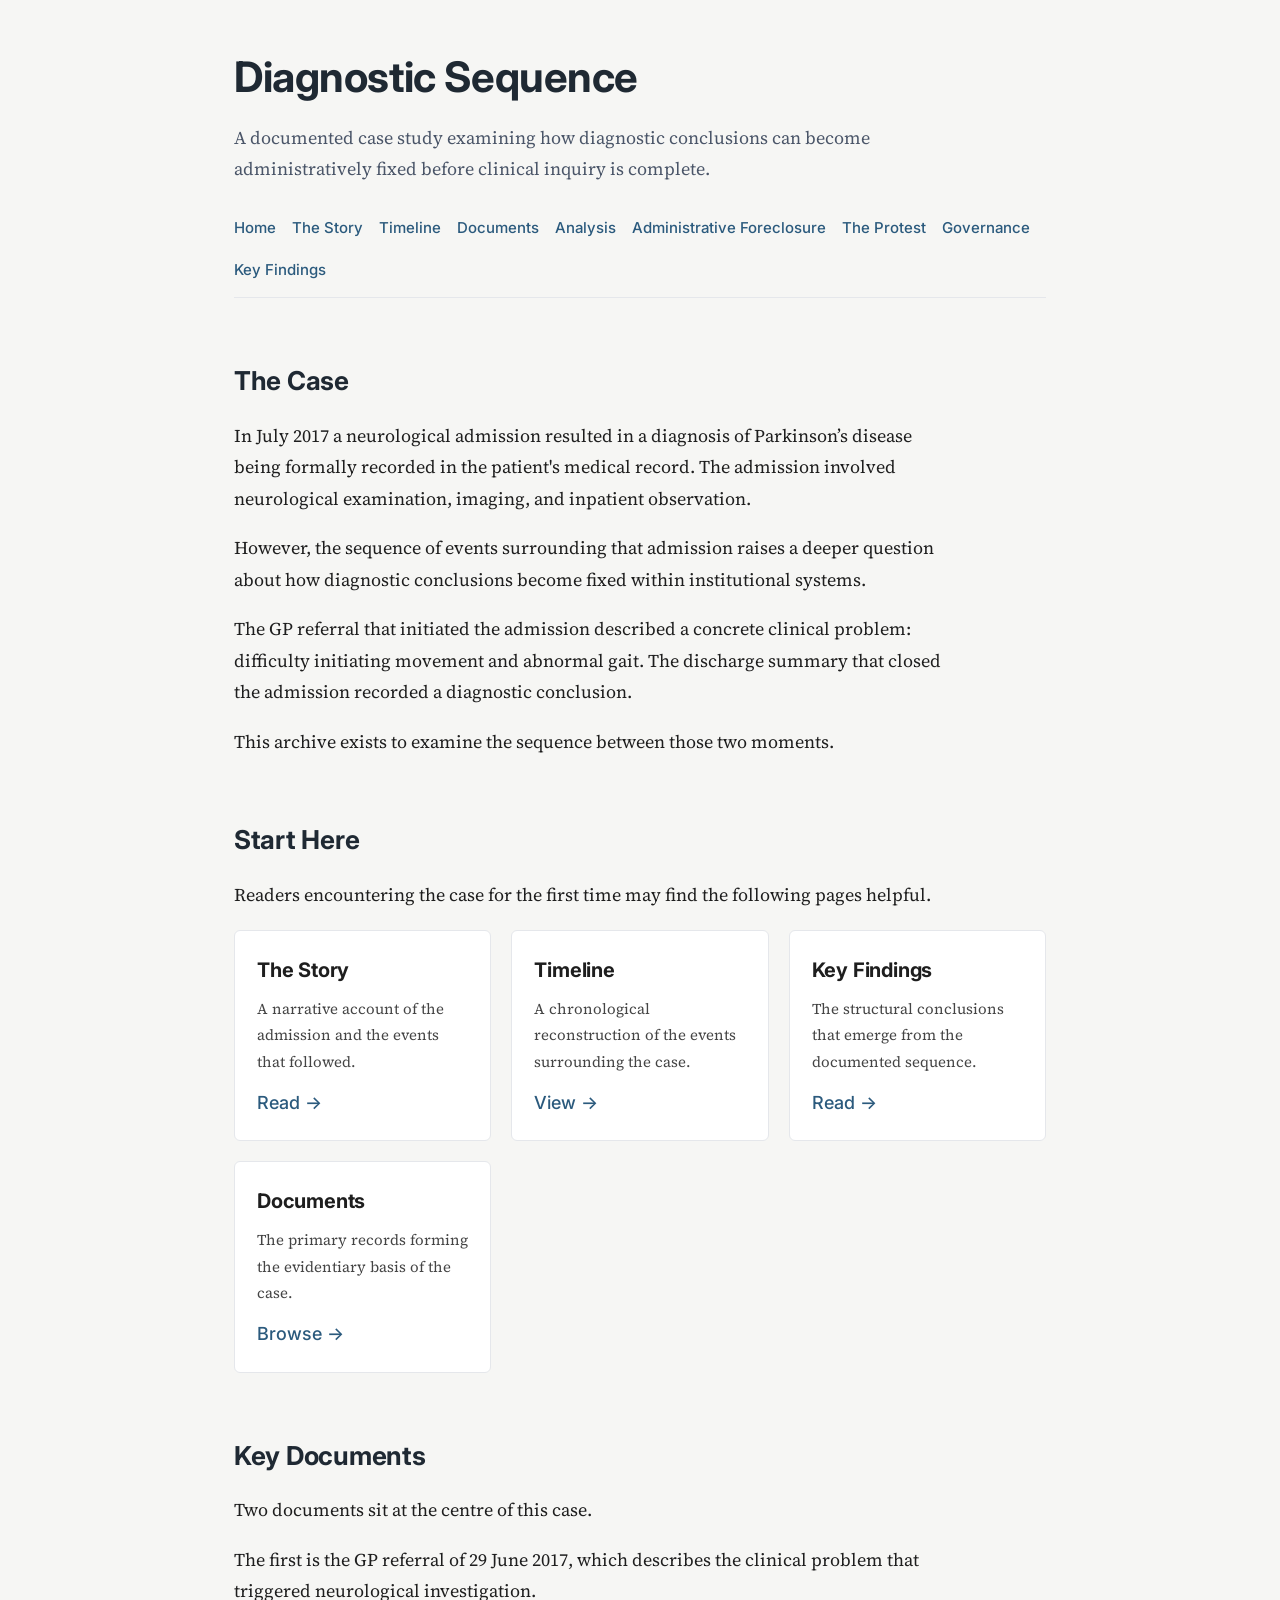
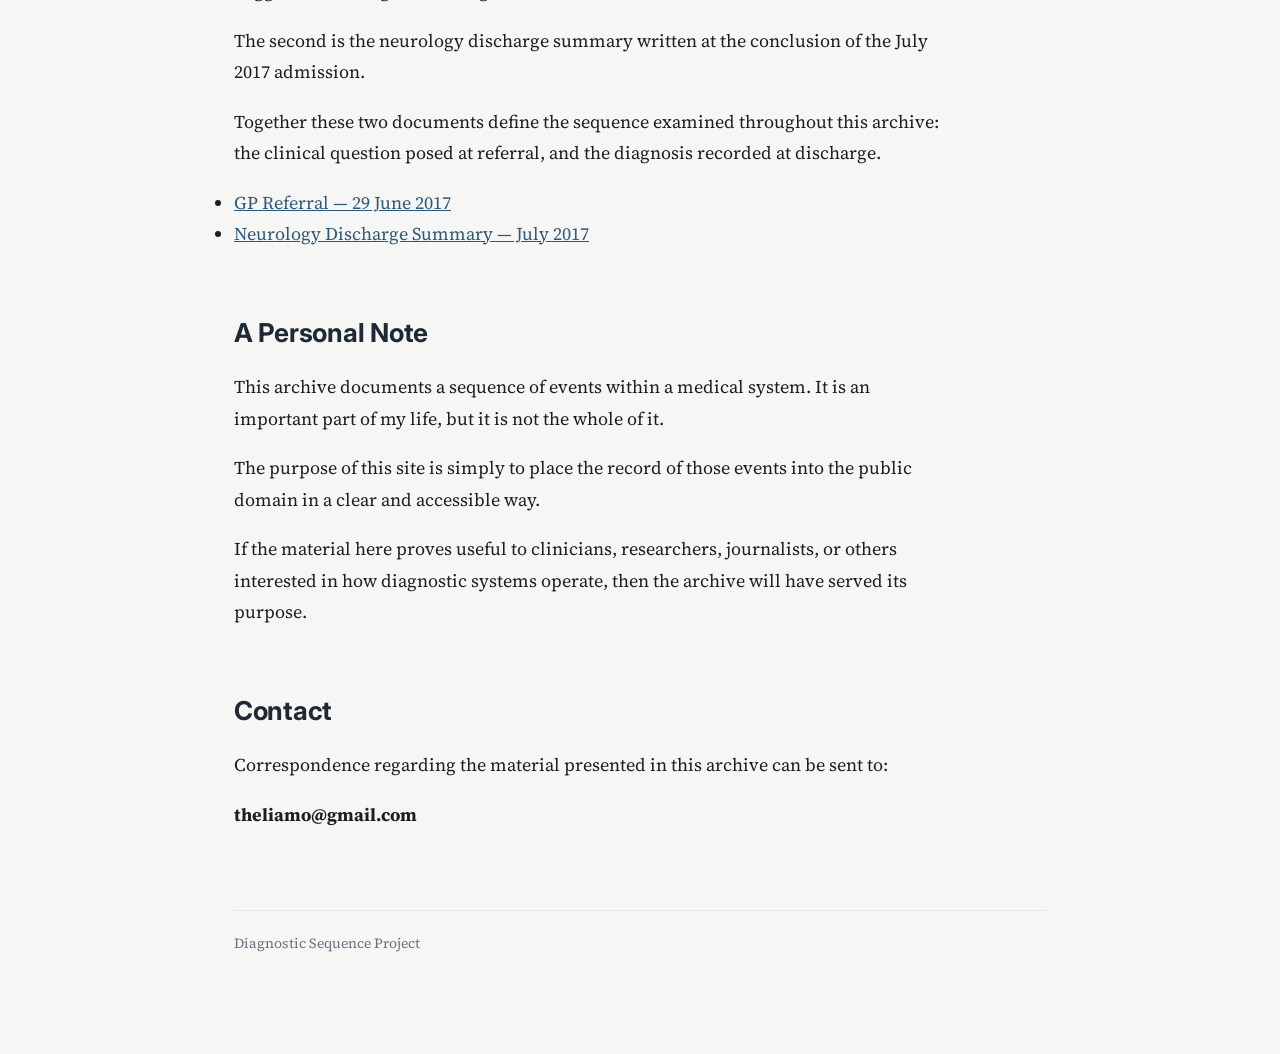
<file: index.html>
<!DOCTYPE html>
<html lang="en">

<head>

<meta charset="UTF-8">
<meta name="viewport" content="width=device-width, initial-scale=1.0">

<title>Diagnostic Sequence</title>

<link rel="stylesheet" href="style.css">

<link href="https://fonts.googleapis.com/css2?family=Inter:wght@400;600&family=Source+Serif+4:wght@400;500&display=swap" rel="stylesheet">

</head>


<body>


<header class="site-header">

<h1>Diagnostic Sequence</h1>

<p class="subtitle">
A documented case study examining how diagnostic conclusions can become administratively fixed before clinical inquiry is complete.
</p>

</header>



<nav class="navigation">

<a href="index.html">Home</a>
<a href="story.html">The Story</a>
<a href="timeline.html">Timeline</a>
<a href="documents.html">Documents</a>
<a href="analysis.html">Analysis</a>
<a href="foreclosure.html">Administrative Foreclosure</a>
<a href="protest.html">The Protest</a>
<a href="governance.html">Governance</a>
<a href="findings.html">Key Findings</a>

</nav>



<main>


<section>

<h2>The Case</h2>

<p>
In July 2017 a neurological admission resulted in a diagnosis of Parkinson’s disease being formally recorded in the patient's medical record. The admission involved neurological examination, imaging, and inpatient observation.
</p>

<p>
However, the sequence of events surrounding that admission raises a deeper question about how diagnostic conclusions become fixed within institutional systems.
</p>

<p>
The GP referral that initiated the admission described a concrete clinical problem: difficulty initiating movement and abnormal gait. The discharge summary that closed the admission recorded a diagnostic conclusion.
</p>

<p>
This archive exists to examine the sequence between those two moments.
</p>

</section>



<section class="start-here">

<h2>Start Here</h2>

<p>
Readers encountering the case for the first time may find the following pages helpful.
</p>

<div class="start-grid">

<div class="start-card">
<h3>The Story</h3>
<p>A narrative account of the admission and the events that followed.</p>
<a href="story.html">Read →</a>
</div>

<div class="start-card">
<h3>Timeline</h3>
<p>A chronological reconstruction of the events surrounding the case.</p>
<a href="timeline.html">View →</a>
</div>

<div class="start-card">
<h3>Key Findings</h3>
<p>The structural conclusions that emerge from the documented sequence.</p>
<a href="findings.html">Read →</a>
</div>

<div class="start-card">
<h3>Documents</h3>
<p>The primary records forming the evidentiary basis of the case.</p>
<a href="documents.html">Browse →</a>
</div>

</div>

</section>



<section>

<h2>Key Documents</h2>

<p>
Two documents sit at the centre of this case.
</p>

<p>
The first is the GP referral of 29 June 2017, which describes the clinical problem that triggered neurological investigation.
</p>

<p>
The second is the neurology discharge summary written at the conclusion of the July 2017 admission.
</p>

<p>
Together these two documents define the sequence examined throughout this archive: the clinical question posed at referral, and the diagnosis recorded at discharge.
</p>

<ul>

<li>
<a href="docs/gp-referral.md">
GP Referral — 29 June 2017
</a>
</li>

<li>
<a href="docs/discharge-summary.md">
Neurology Discharge Summary — July 2017
</a>
</li>

</ul>

</section>



<section>

<h2>A Personal Note</h2>

<p>
This archive documents a sequence of events within a medical system. It is an important part of my life, but it is not the whole of it.
</p>

<p>
The purpose of this site is simply to place the record of those events into the public domain in a clear and accessible way.
</p>

<p>
If the material here proves useful to clinicians, researchers, journalists, or others interested in how diagnostic systems operate, then the archive will have served its purpose.
</p>

</section>



<section>

<h2>Contact</h2>

<p>
Correspondence regarding the material presented in this archive can be sent to:
</p>

<p>
<strong>theliamo@gmail.com</strong>
</p>

</section>



</main>



<footer>

<p>
Diagnostic Sequence Project
</p>

</footer>



</body>

</html>
</file>
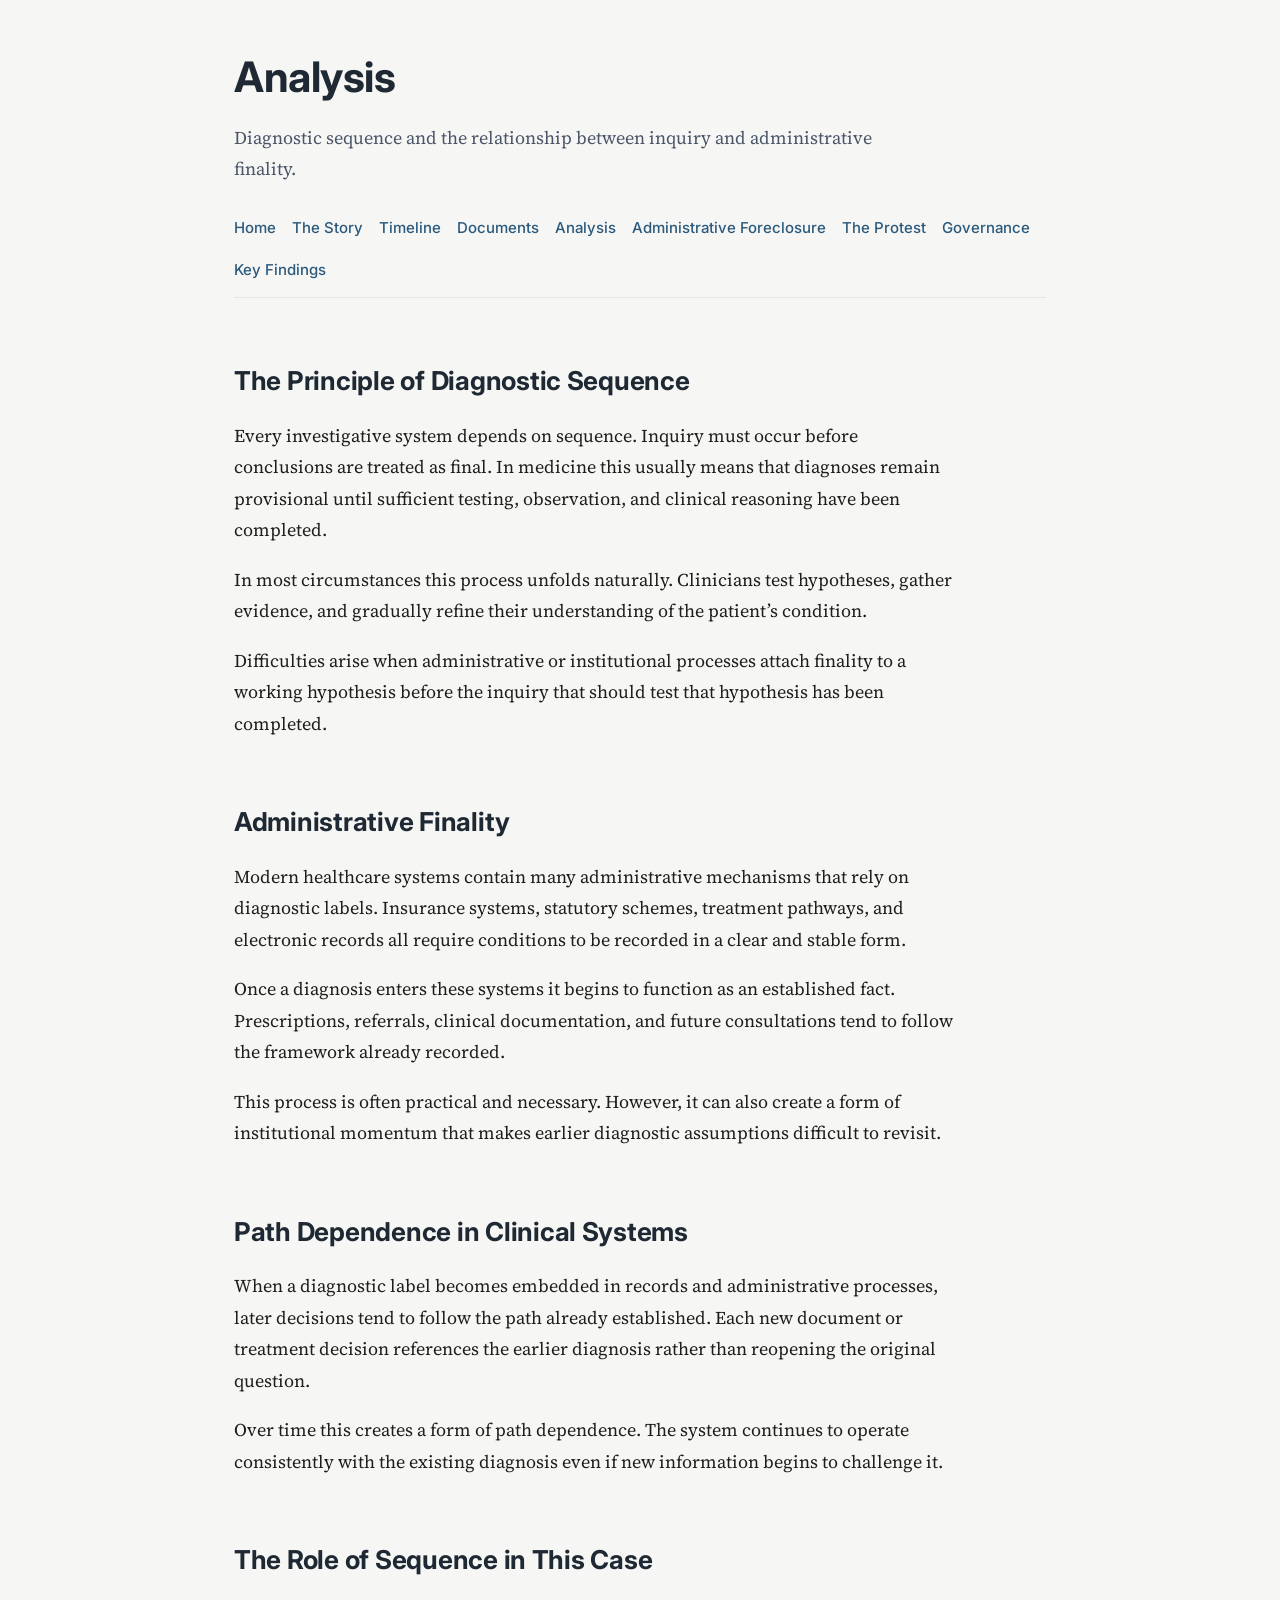
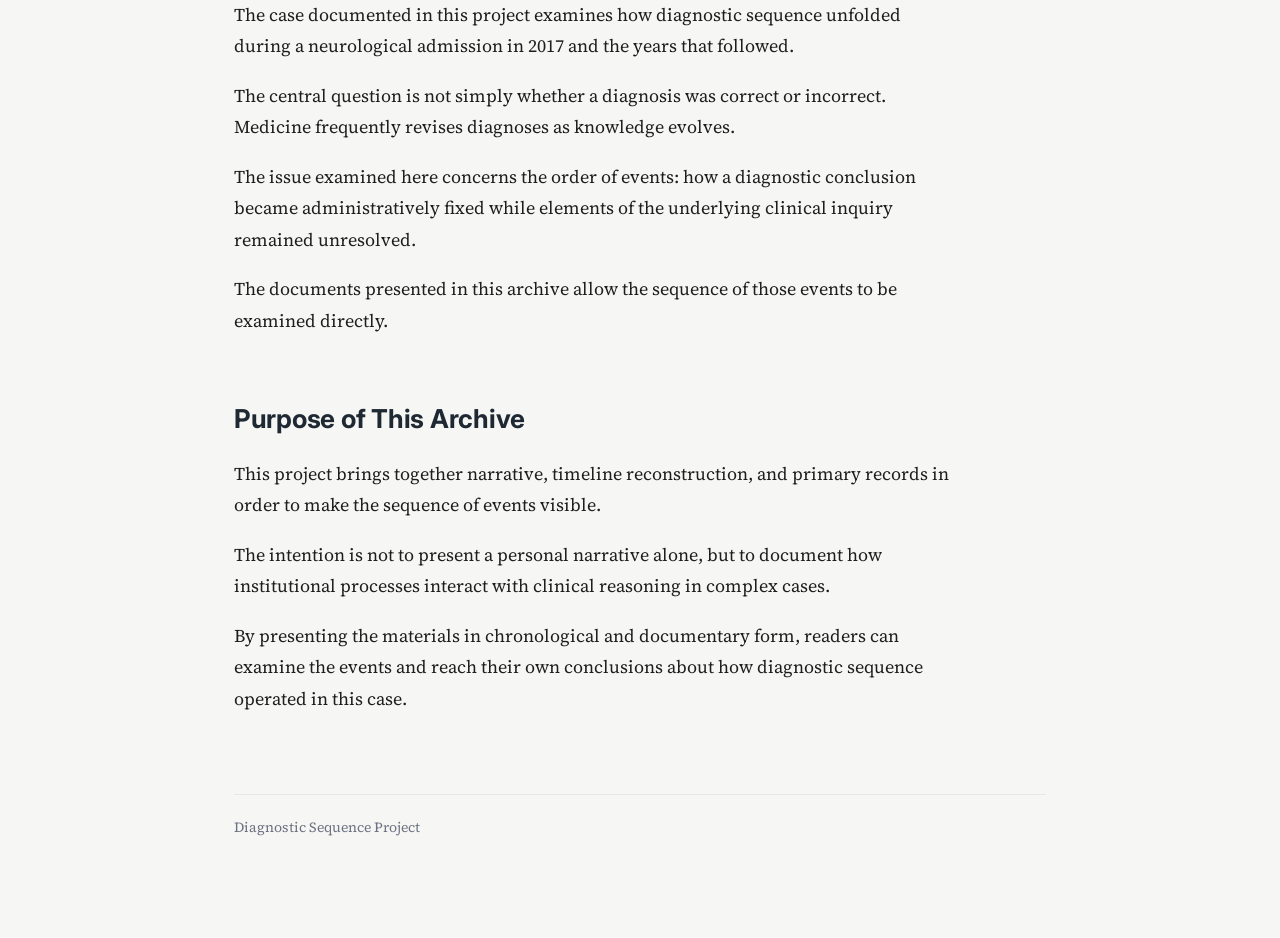
<file: analysis.html>
<!DOCTYPE html>
<html lang="en">
<head>

<meta charset="UTF-8">
<meta name="viewport" content="width=device-width, initial-scale=1.0">

<title>Analysis — Diagnostic Sequence</title>

<link rel="stylesheet" href="style.css">

<link href="https://fonts.googleapis.com/css2?family=Inter:wght@400;600&family=Source+Serif+4:wght@400;500&display=swap" rel="stylesheet">

</head>

<body>

<header class="site-header">

<h1>Analysis</h1>

<p class="subtitle">
Diagnostic sequence and the relationship between inquiry and administrative finality.
</p>

</header>

<nav class="navigation">

<a href="index.html">Home</a>
<a href="story.html">The Story</a>
<a href="timeline.html">Timeline</a>
<a href="documents.html">Documents</a>
<a href="analysis.html">Analysis</a>
<a href="foreclosure.html">Administrative Foreclosure</a>
<a href="protest.html">The Protest</a>
<a href="governance.html">Governance</a>
<a href="findings.html">Key Findings</a>

</nav>

<main>

<h2>The Principle of Diagnostic Sequence</h2>

<p>
Every investigative system depends on sequence. Inquiry must occur before conclusions are treated as final. In medicine this usually means that diagnoses remain provisional until sufficient testing, observation, and clinical reasoning have been completed.
</p>

<p>
In most circumstances this process unfolds naturally. Clinicians test hypotheses, gather evidence, and gradually refine their understanding of the patient’s condition.
</p>

<p>
Difficulties arise when administrative or institutional processes attach finality to a working hypothesis before the inquiry that should test that hypothesis has been completed.
</p>


<h2>Administrative Finality</h2>

<p>
Modern healthcare systems contain many administrative mechanisms that rely on diagnostic labels. Insurance systems, statutory schemes, treatment pathways, and electronic records all require conditions to be recorded in a clear and stable form.
</p>

<p>
Once a diagnosis enters these systems it begins to function as an established fact. Prescriptions, referrals, clinical documentation, and future consultations tend to follow the framework already recorded.
</p>

<p>
This process is often practical and necessary. However, it can also create a form of institutional momentum that makes earlier diagnostic assumptions difficult to revisit.
</p>


<h2>Path Dependence in Clinical Systems</h2>

<p>
When a diagnostic label becomes embedded in records and administrative processes, later decisions tend to follow the path already established. Each new document or treatment decision references the earlier diagnosis rather than reopening the original question.
</p>

<p>
Over time this creates a form of path dependence. The system continues to operate consistently with the existing diagnosis even if new information begins to challenge it.
</p>


<h2>The Role of Sequence in This Case</h2>

<p>
The case documented in this project examines how diagnostic sequence unfolded during a neurological admission in 2017 and the years that followed.
</p>

<p>
The central question is not simply whether a diagnosis was correct or incorrect. Medicine frequently revises diagnoses as knowledge evolves.
</p>

<p>
The issue examined here concerns the order of events: how a diagnostic conclusion became administratively fixed while elements of the underlying clinical inquiry remained unresolved.
</p>

<p>
The documents presented in this archive allow the sequence of those events to be examined directly.
</p>


<h2>Purpose of This Archive</h2>

<p>
This project brings together narrative, timeline reconstruction, and primary records in order to make the sequence of events visible.
</p>

<p>
The intention is not to present a personal narrative alone, but to document how institutional processes interact with clinical reasoning in complex cases.
</p>

<p>
By presenting the materials in chronological and documentary form, readers can examine the events and reach their own conclusions about how diagnostic sequence operated in this case.
</p>

</main>

<footer>

<p>Diagnostic Sequence Project</p>

</footer>

</body>
</html>
</file>
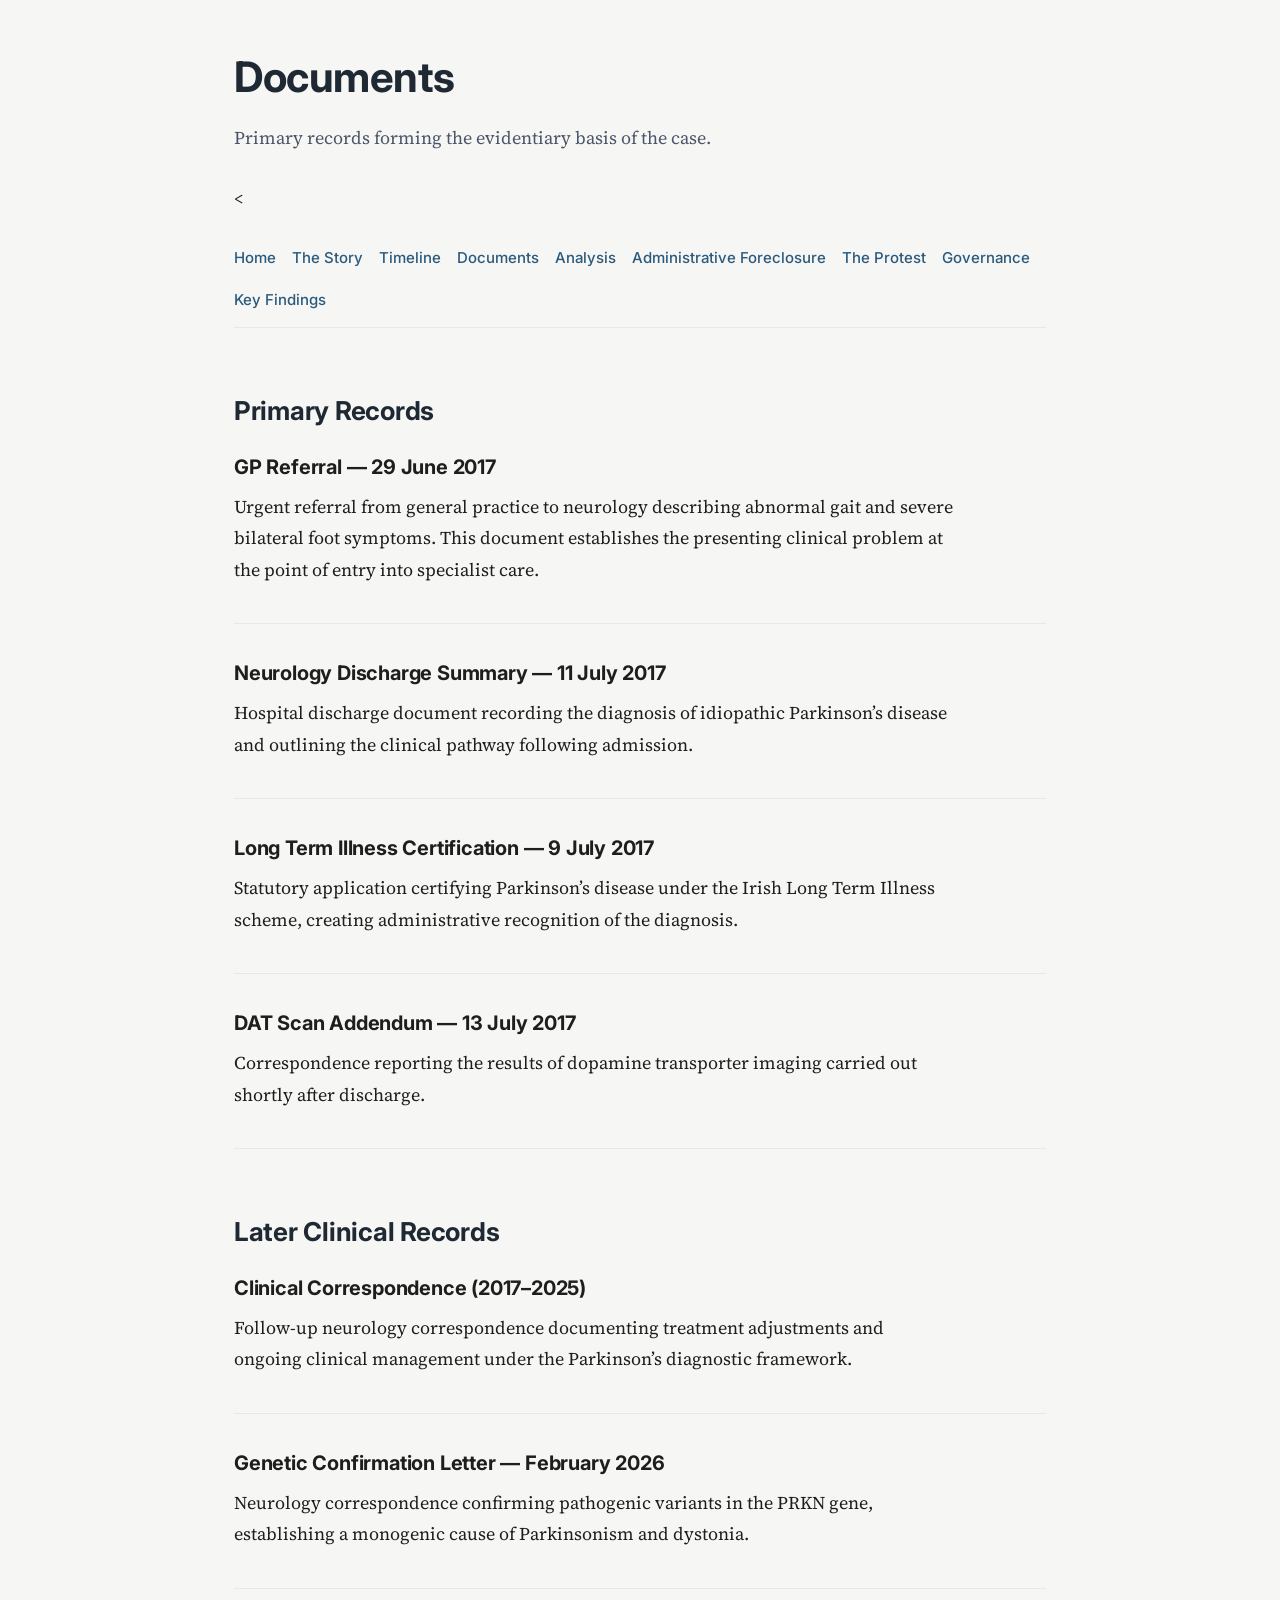
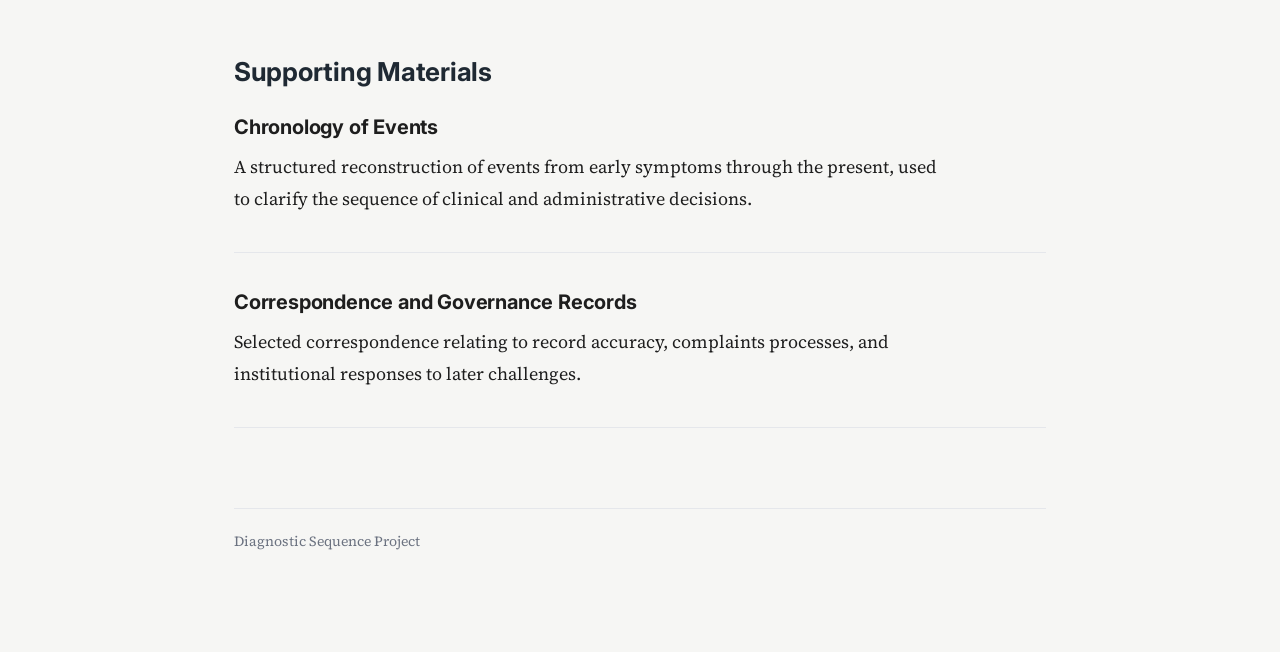
<file: documents.html>
<!DOCTYPE html>
<html lang="en">
<head>

<meta charset="UTF-8">
<meta name="viewport" content="width=device-width, initial-scale=1.0">

<title>Documents — Diagnostic Sequence</title>

<link rel="stylesheet" href="style.css">

<link href="https://fonts.googleapis.com/css2?family=Inter:wght@400;600&family=Source+Serif+4:wght@400;500&display=swap" rel="stylesheet">

</head>

<body>

<header class="site-header">

<h1>Documents</h1>

<p class="subtitle">
Primary records forming the evidentiary basis of the case.
</p>

</header>

<<nav class="navigation">

<a href="index.html">Home</a>
<a href="story.html">The Story</a>
<a href="timeline.html">Timeline</a>
<a href="documents.html">Documents</a>
<a href="analysis.html">Analysis</a>
<a href="foreclosure.html">Administrative Foreclosure</a>
<a href="protest.html">The Protest</a>
<a href="governance.html">Governance</a>
<a href="findings.html">Key Findings</a>

</nav>

<main>

<h2>Primary Records</h2>

<div class="doc">

<h3>GP Referral — 29 June 2017</h3>

<p>
Urgent referral from general practice to neurology describing abnormal gait and severe bilateral foot symptoms. This document establishes the presenting clinical problem at the point of entry into specialist care.
</p>

</div>


<div class="doc">

<h3>Neurology Discharge Summary — 11 July 2017</h3>

<p>
Hospital discharge document recording the diagnosis of idiopathic Parkinson’s disease and outlining the clinical pathway following admission.
</p>

</div>


<div class="doc">

<h3>Long Term Illness Certification — 9 July 2017</h3>

<p>
Statutory application certifying Parkinson’s disease under the Irish Long Term Illness scheme, creating administrative recognition of the diagnosis.
</p>

</div>


<div class="doc">

<h3>DAT Scan Addendum — 13 July 2017</h3>

<p>
Correspondence reporting the results of dopamine transporter imaging carried out shortly after discharge.
</p>

</div>


<h2>Later Clinical Records</h2>

<div class="doc">

<h3>Clinical Correspondence (2017–2025)</h3>

<p>
Follow-up neurology correspondence documenting treatment adjustments and ongoing clinical management under the Parkinson’s diagnostic framework.
</p>

</div>


<div class="doc">

<h3>Genetic Confirmation Letter — February 2026</h3>

<p>
Neurology correspondence confirming pathogenic variants in the PRKN gene, establishing a monogenic cause of Parkinsonism and dystonia.
</p>

</div>


<h2>Supporting Materials</h2>

<div class="doc">

<h3>Chronology of Events</h3>

<p>
A structured reconstruction of events from early symptoms through the present, used to clarify the sequence of clinical and administrative decisions.
</p>

</div>


<div class="doc">

<h3>Correspondence and Governance Records</h3>

<p>
Selected correspondence relating to record accuracy, complaints processes, and institutional responses to later challenges.
</p>

</div>

</main>

<footer>

<p>Diagnostic Sequence Project</p>

</footer>

</body>
</html>
</file>
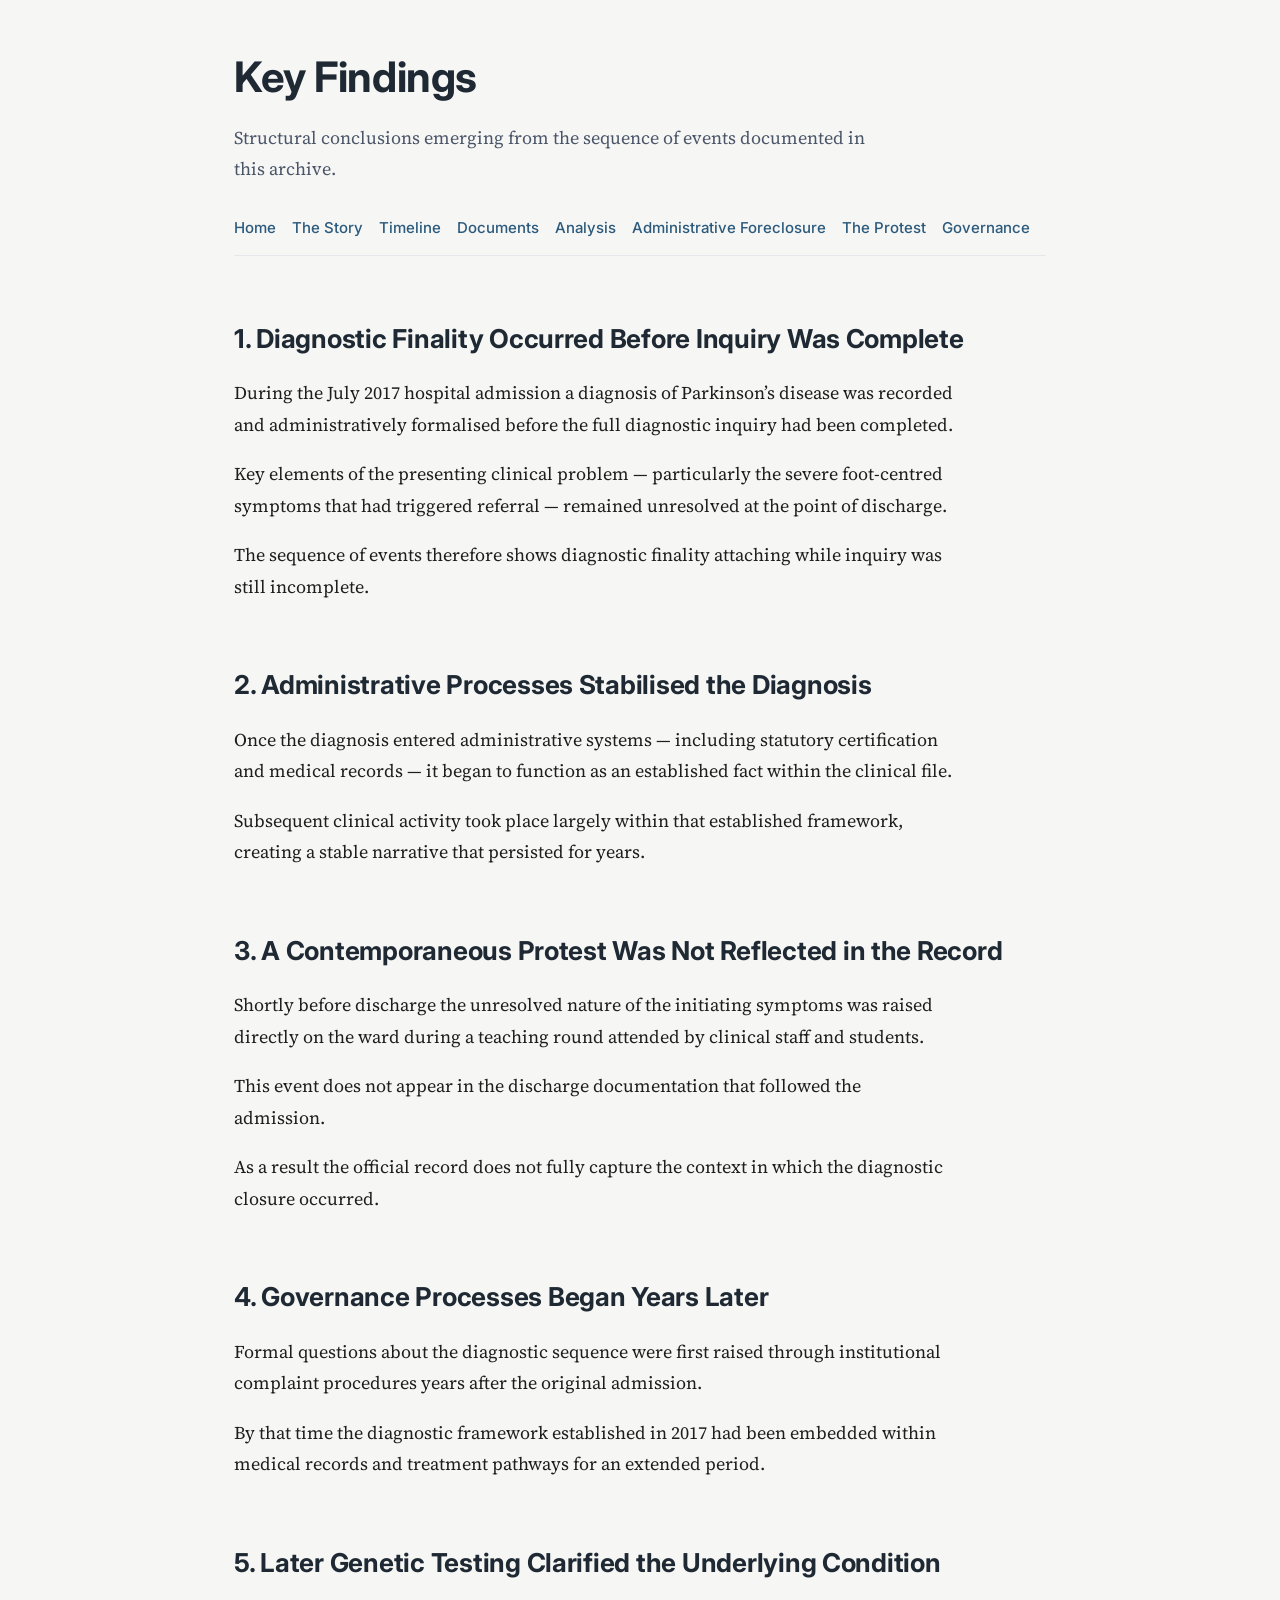
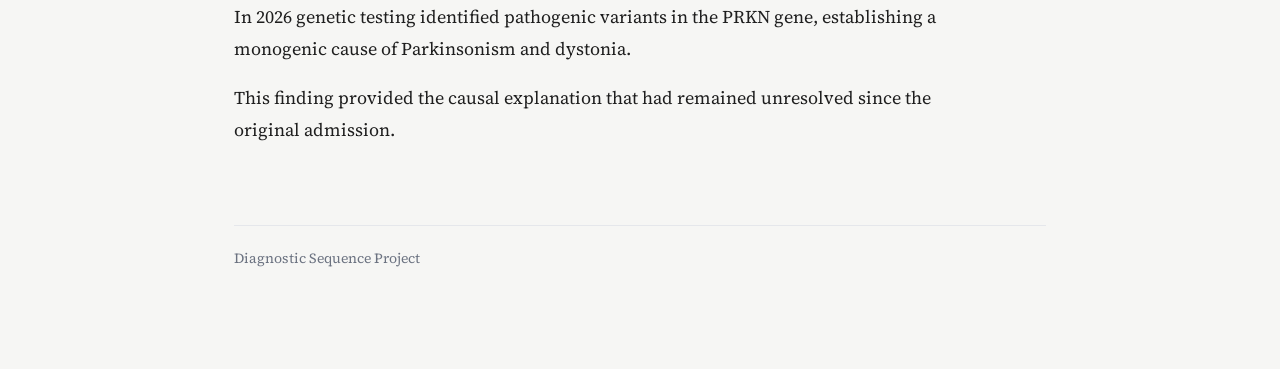
<file: findings.html>
<!DOCTYPE html>
<html lang="en">
<head>

<meta charset="UTF-8">
<meta name="viewport" content="width=device-width, initial-scale=1.0">

<title>Key Findings — Diagnostic Sequence</title>

<link rel="stylesheet" href="style.css">

<link href="https://fonts.googleapis.com/css2?family=Inter:wght@400;600&family=Source+Serif+4:wght@400;500&display=swap" rel="stylesheet">

</head>

<body>

<header class="site-header">

<h1>Key Findings</h1>

<p class="subtitle">
Structural conclusions emerging from the sequence of events documented in this archive.
</p>

</header>

<nav class="navigation">

<a href="index.html">Home</a>
<a href="story.html">The Story</a>
<a href="timeline.html">Timeline</a>
<a href="documents.html">Documents</a>
<a href="analysis.html">Analysis</a>
<a href="foreclosure.html">Administrative Foreclosure</a>
<a href="protest.html">The Protest</a>
<a href="governance.html">Governance</a>

</nav>

<main>

<h2>1. Diagnostic Finality Occurred Before Inquiry Was Complete</h2>

<p>
During the July 2017 hospital admission a diagnosis of Parkinson’s disease was recorded and administratively formalised before the full diagnostic inquiry had been completed.
</p>

<p>
Key elements of the presenting clinical problem — particularly the severe foot-centred symptoms that had triggered referral — remained unresolved at the point of discharge.
</p>

<p>
The sequence of events therefore shows diagnostic finality attaching while inquiry was still incomplete.
</p>


<h2>2. Administrative Processes Stabilised the Diagnosis</h2>

<p>
Once the diagnosis entered administrative systems — including statutory certification and medical records — it began to function as an established fact within the clinical file.
</p>

<p>
Subsequent clinical activity took place largely within that established framework, creating a stable narrative that persisted for years.
</p>


<h2>3. A Contemporaneous Protest Was Not Reflected in the Record</h2>

<p>
Shortly before discharge the unresolved nature of the initiating symptoms was raised directly on the ward during a teaching round attended by clinical staff and students.
</p>

<p>
This event does not appear in the discharge documentation that followed the admission.
</p>

<p>
As a result the official record does not fully capture the context in which the diagnostic closure occurred.
</p>


<h2>4. Governance Processes Began Years Later</h2>

<p>
Formal questions about the diagnostic sequence were first raised through institutional complaint procedures years after the original admission.
</p>

<p>
By that time the diagnostic framework established in 2017 had been embedded within medical records and treatment pathways for an extended period.
</p>


<h2>5. Later Genetic Testing Clarified the Underlying Condition</h2>

<p>
In 2026 genetic testing identified pathogenic variants in the PRKN gene, establishing a monogenic cause of Parkinsonism and dystonia.
</p>

<p>
This finding provided the causal explanation that had remained unresolved since the original admission.
</p>

</main>

<footer>

<p>Diagnostic Sequence Project</p>

</footer>

</body>
</html>
</file>
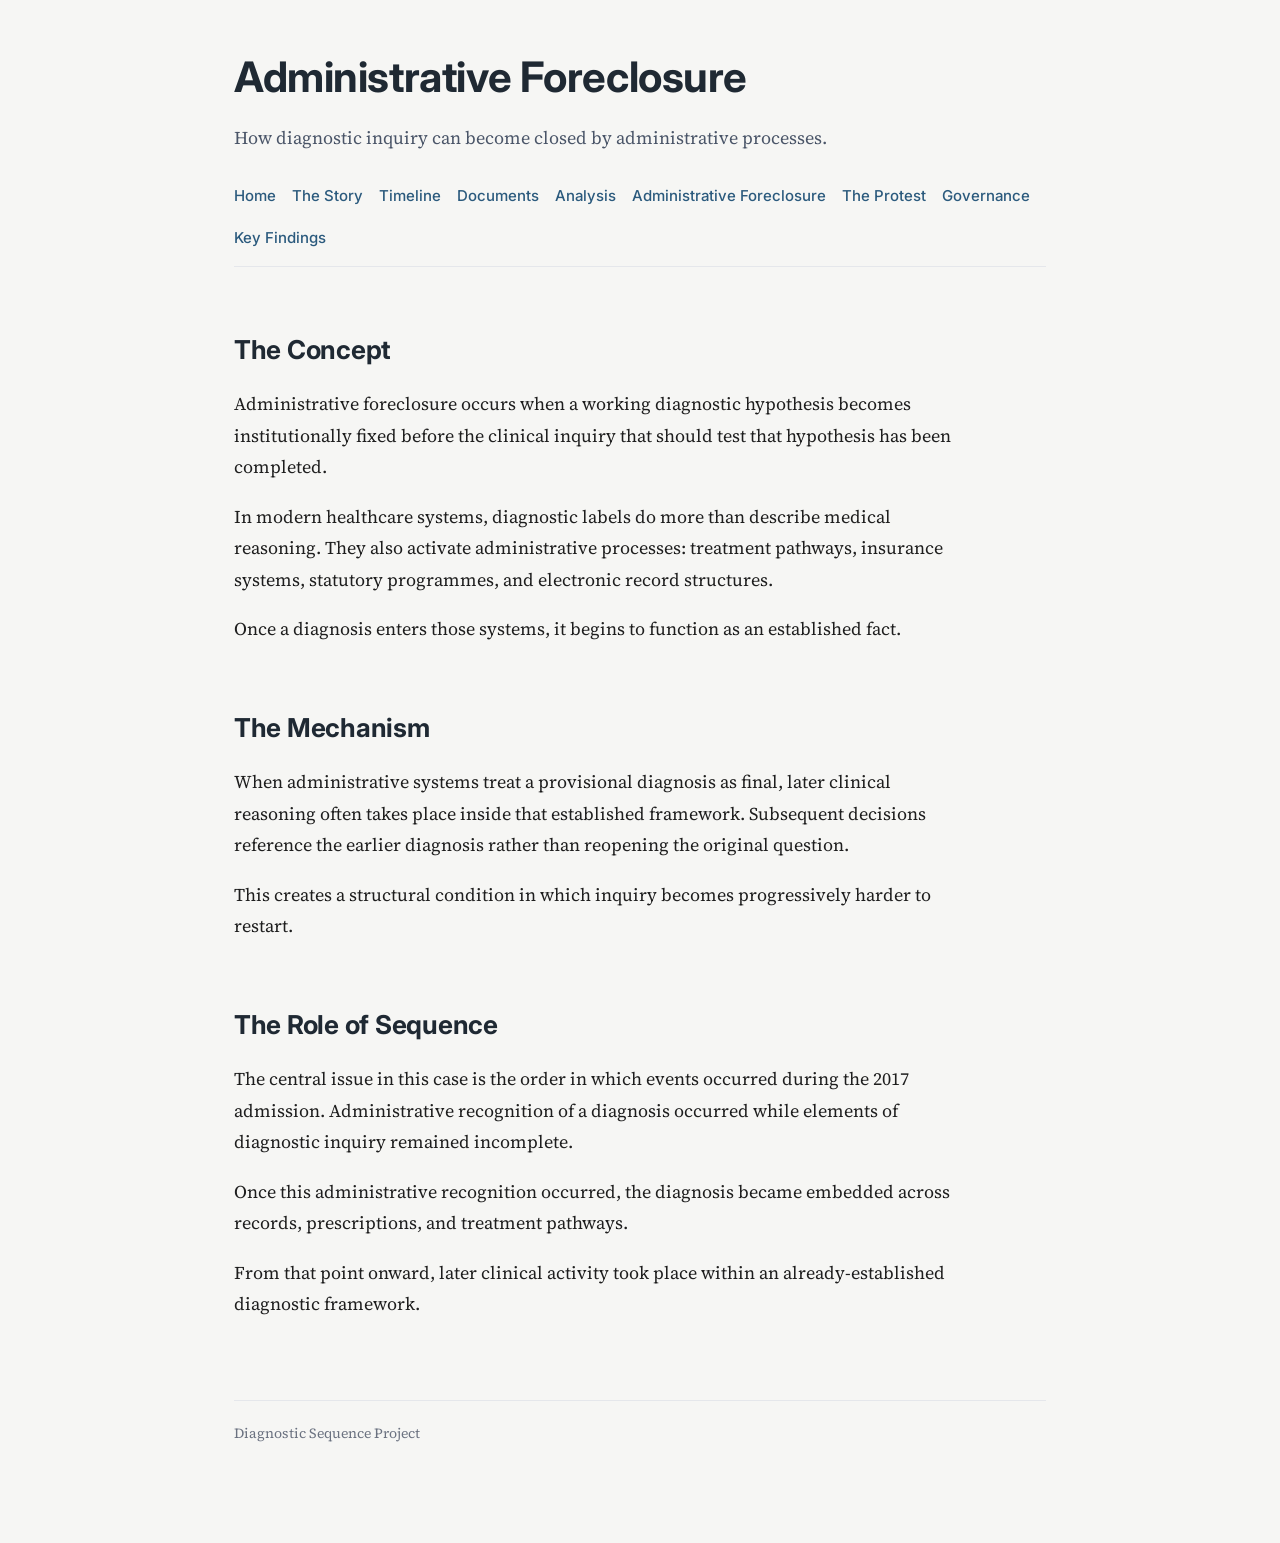
<file: foreclosure.html>
<!DOCTYPE html>
<html lang="en">
<head>

<meta charset="UTF-8">
<meta name="viewport" content="width=device-width, initial-scale=1.0">

<title>Administrative Foreclosure — Diagnostic Sequence</title>

<link rel="stylesheet" href="style.css">

<link href="https://fonts.googleapis.com/css2?family=Inter:wght@400;600&family=Source+Serif+4:wght@400;500&display=swap" rel="stylesheet">

</head>

<body>

<header class="site-header">

<h1>Administrative Foreclosure</h1>

<p class="subtitle">
How diagnostic inquiry can become closed by administrative processes.
</p>

</header>

<nav class="navigation">

<a href="index.html">Home</a>
<a href="story.html">The Story</a>
<a href="timeline.html">Timeline</a>
<a href="documents.html">Documents</a>
<a href="analysis.html">Analysis</a>
<a href="foreclosure.html">Administrative Foreclosure</a>
<a href="protest.html">The Protest</a>
<a href="governance.html">Governance</a>
<a href="findings.html">Key Findings</a>

</nav>

<main>

<h2>The Concept</h2>

<p>
Administrative foreclosure occurs when a working diagnostic hypothesis becomes institutionally fixed before the clinical inquiry that should test that hypothesis has been completed.
</p>

<p>
In modern healthcare systems, diagnostic labels do more than describe medical reasoning. They also activate administrative processes: treatment pathways, insurance systems, statutory programmes, and electronic record structures.
</p>

<p>
Once a diagnosis enters those systems, it begins to function as an established fact.
</p>

<h2>The Mechanism</h2>

<p>
When administrative systems treat a provisional diagnosis as final, later clinical reasoning often takes place inside that established framework. Subsequent decisions reference the earlier diagnosis rather than reopening the original question.
</p>

<p>
This creates a structural condition in which inquiry becomes progressively harder to restart.
</p>

<h2>The Role of Sequence</h2>

<p>
The central issue in this case is the order in which events occurred during the 2017 admission. Administrative recognition of a diagnosis occurred while elements of diagnostic inquiry remained incomplete.
</p>

<p>
Once this administrative recognition occurred, the diagnosis became embedded across records, prescriptions, and treatment pathways.
</p>

<p>
From that point onward, later clinical activity took place within an already-established diagnostic framework.
</p>

</main>

<footer>

<p>Diagnostic Sequence Project</p>

</footer>

</body>
</html>
</file>
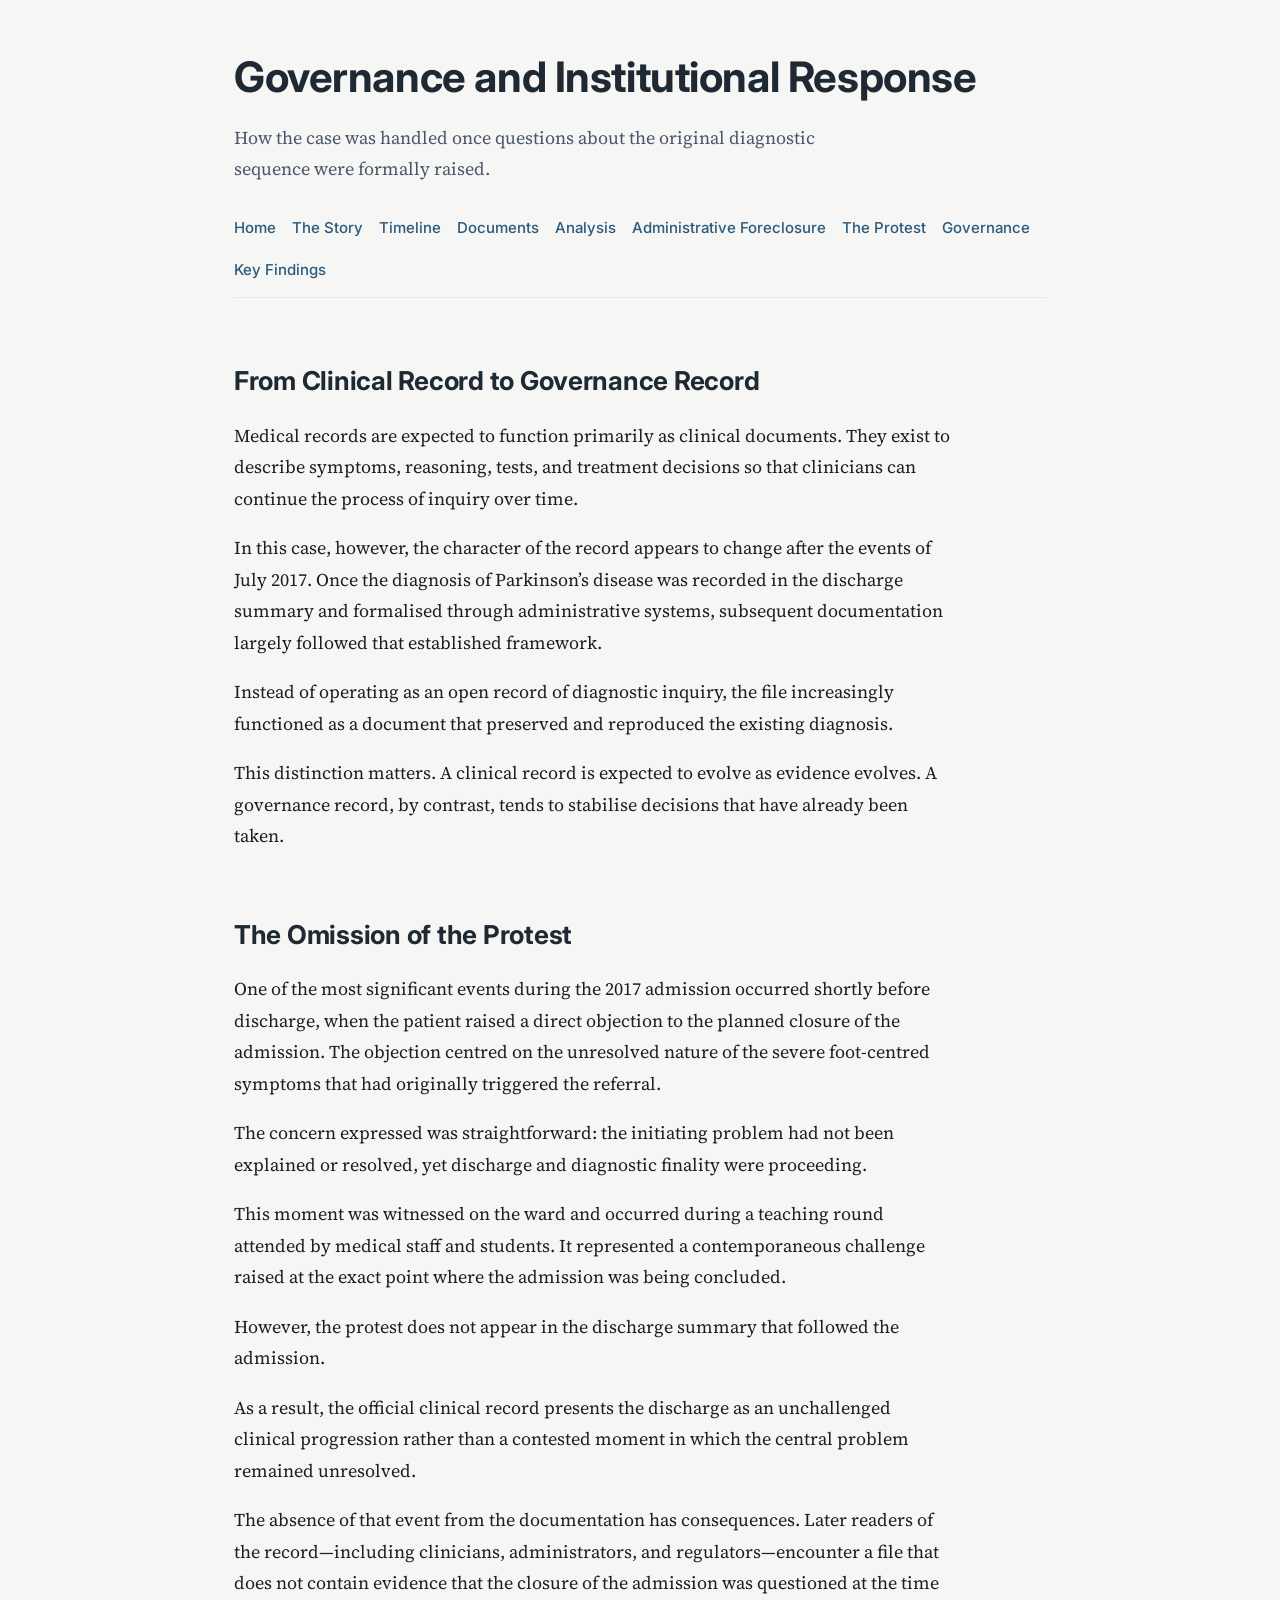
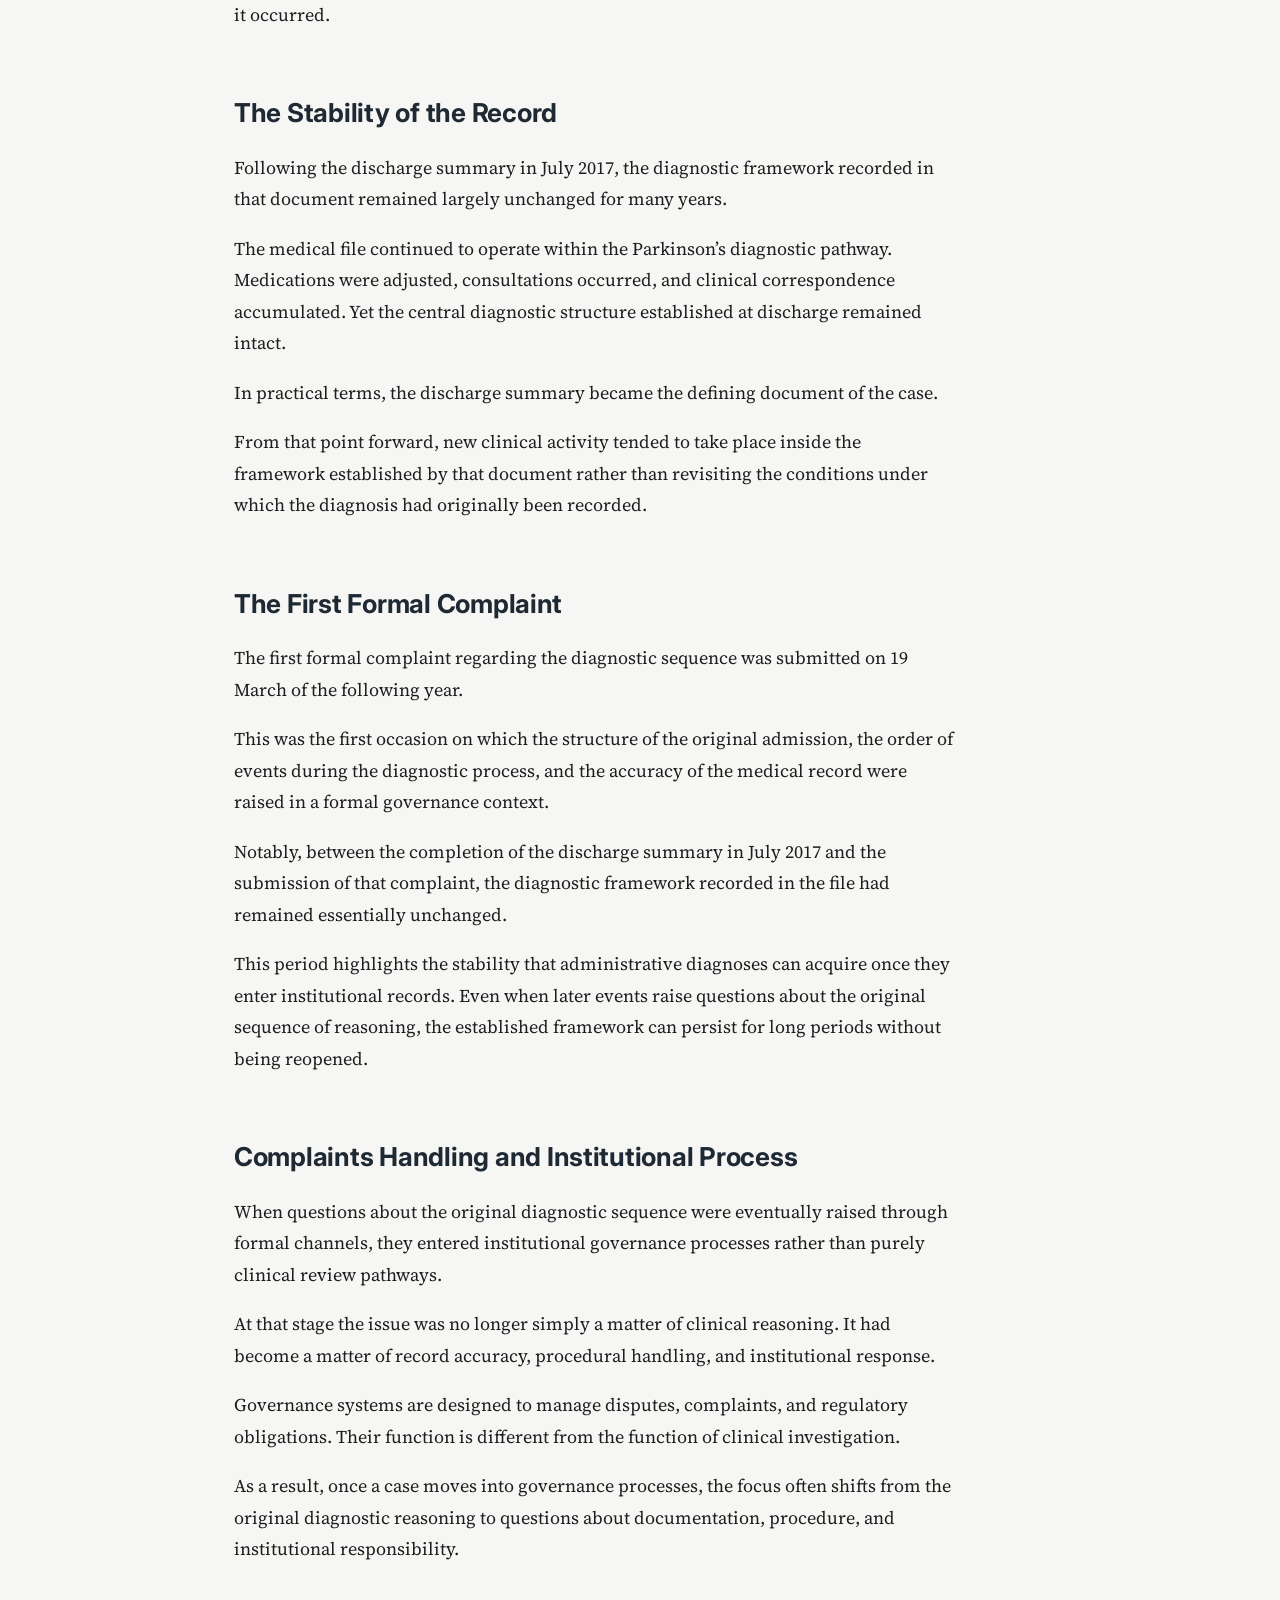
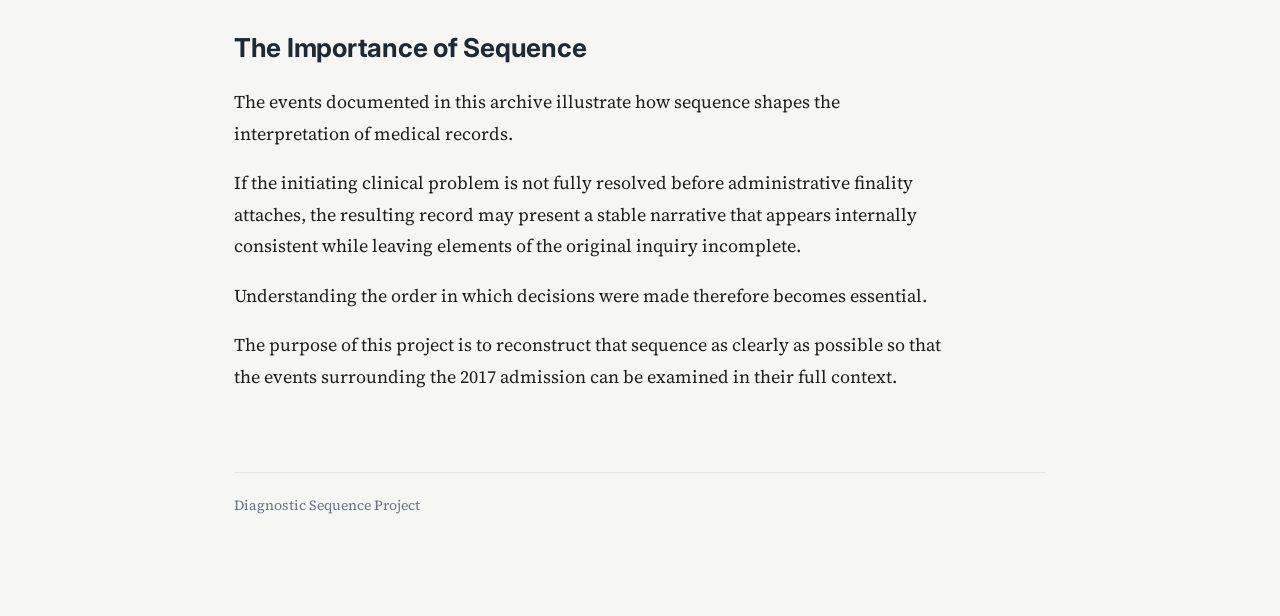
<file: governance.html>
<!DOCTYPE html>
<html lang="en">
<head>

<meta charset="UTF-8">
<meta name="viewport" content="width=device-width, initial-scale=1.0">

<title>Governance and Institutional Response — Diagnostic Sequence</title>

<link rel="stylesheet" href="style.css">

<link href="https://fonts.googleapis.com/css2?family=Inter:wght@400;600&family=Source+Serif+4:wght@400;500&display=swap" rel="stylesheet">

</head>

<body>

<header class="site-header">

<h1>Governance and Institutional Response</h1>

<p class="subtitle">
How the case was handled once questions about the original diagnostic sequence were formally raised.
</p>

</header>

<nav class="navigation">

<a href="index.html">Home</a>
<a href="story.html">The Story</a>
<a href="timeline.html">Timeline</a>
<a href="documents.html">Documents</a>
<a href="analysis.html">Analysis</a>
<a href="foreclosure.html">Administrative Foreclosure</a>
<a href="protest.html">The Protest</a>
<a href="governance.html">Governance</a>
<a href="findings.html">Key Findings</a>

</nav>

<main>

<h2>From Clinical Record to Governance Record</h2>

<p>
Medical records are expected to function primarily as clinical documents. They exist to describe symptoms, reasoning, tests, and treatment decisions so that clinicians can continue the process of inquiry over time.
</p>

<p>
In this case, however, the character of the record appears to change after the events of July 2017. Once the diagnosis of Parkinson’s disease was recorded in the discharge summary and formalised through administrative systems, subsequent documentation largely followed that established framework.
</p>

<p>
Instead of operating as an open record of diagnostic inquiry, the file increasingly functioned as a document that preserved and reproduced the existing diagnosis.
</p>

<p>
This distinction matters. A clinical record is expected to evolve as evidence evolves. A governance record, by contrast, tends to stabilise decisions that have already been taken.
</p>

<h2>The Omission of the Protest</h2>

<p>
One of the most significant events during the 2017 admission occurred shortly before discharge, when the patient raised a direct objection to the planned closure of the admission. The objection centred on the unresolved nature of the severe foot-centred symptoms that had originally triggered the referral.
</p>

<p>
The concern expressed was straightforward: the initiating problem had not been explained or resolved, yet discharge and diagnostic finality were proceeding.
</p>

<p>
This moment was witnessed on the ward and occurred during a teaching round attended by medical staff and students. It represented a contemporaneous challenge raised at the exact point where the admission was being concluded.
</p>

<p>
However, the protest does not appear in the discharge summary that followed the admission.
</p>

<p>
As a result, the official clinical record presents the discharge as an unchallenged clinical progression rather than a contested moment in which the central problem remained unresolved.
</p>

<p>
The absence of that event from the documentation has consequences. Later readers of the record—including clinicians, administrators, and regulators—encounter a file that does not contain evidence that the closure of the admission was questioned at the time it occurred.
</p>

<h2>The Stability of the Record</h2>

<p>
Following the discharge summary in July 2017, the diagnostic framework recorded in that document remained largely unchanged for many years.
</p>

<p>
The medical file continued to operate within the Parkinson’s diagnostic pathway. Medications were adjusted, consultations occurred, and clinical correspondence accumulated. Yet the central diagnostic structure established at discharge remained intact.
</p>

<p>
In practical terms, the discharge summary became the defining document of the case.
</p>

<p>
From that point forward, new clinical activity tended to take place inside the framework established by that document rather than revisiting the conditions under which the diagnosis had originally been recorded.
</p>

<h2>The First Formal Complaint</h2>

<p>
The first formal complaint regarding the diagnostic sequence was submitted on 19 March of the following year.
</p>

<p>
This was the first occasion on which the structure of the original admission, the order of events during the diagnostic process, and the accuracy of the medical record were raised in a formal governance context.
</p>

<p>
Notably, between the completion of the discharge summary in July 2017 and the submission of that complaint, the diagnostic framework recorded in the file had remained essentially unchanged.
</p>

<p>
This period highlights the stability that administrative diagnoses can acquire once they enter institutional records. Even when later events raise questions about the original sequence of reasoning, the established framework can persist for long periods without being reopened.
</p>

<h2>Complaints Handling and Institutional Process</h2>

<p>
When questions about the original diagnostic sequence were eventually raised through formal channels, they entered institutional governance processes rather than purely clinical review pathways.
</p>

<p>
At that stage the issue was no longer simply a matter of clinical reasoning. It had become a matter of record accuracy, procedural handling, and institutional response.
</p>

<p>
Governance systems are designed to manage disputes, complaints, and regulatory obligations. Their function is different from the function of clinical investigation.
</p>

<p>
As a result, once a case moves into governance processes, the focus often shifts from the original diagnostic reasoning to questions about documentation, procedure, and institutional responsibility.
</p>

<h2>The Importance of Sequence</h2>

<p>
The events documented in this archive illustrate how sequence shapes the interpretation of medical records.
</p>

<p>
If the initiating clinical problem is not fully resolved before administrative finality attaches, the resulting record may present a stable narrative that appears internally consistent while leaving elements of the original inquiry incomplete.
</p>

<p>
Understanding the order in which decisions were made therefore becomes essential.
</p>

<p>
The purpose of this project is to reconstruct that sequence as clearly as possible so that the events surrounding the 2017 admission can be examined in their full context.
</p>

</main>

<footer>

<p>Diagnostic Sequence Project</p>

</footer>

</body>
</html>
</file>
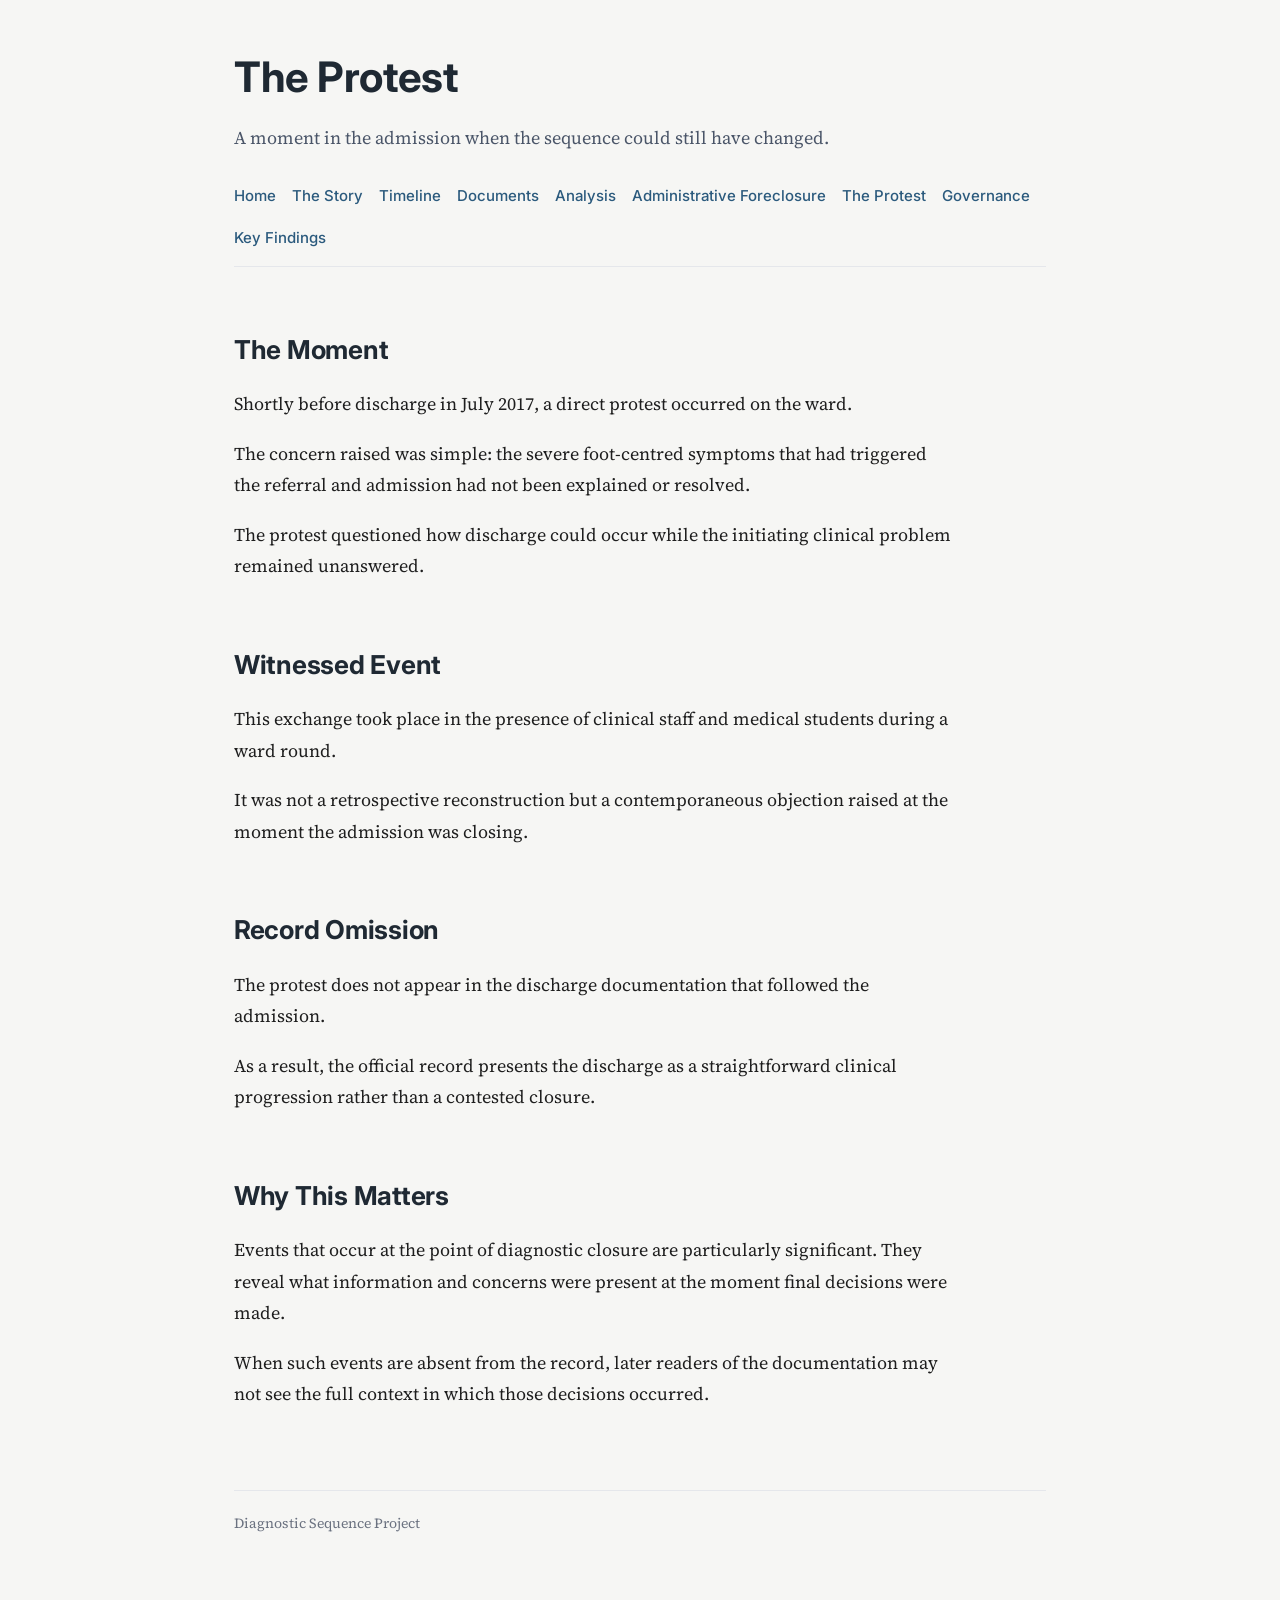
<file: protest.html>
<!DOCTYPE html>
<html lang="en">
<head>

<meta charset="UTF-8">
<meta name="viewport" content="width=device-width, initial-scale=1.0">

<title>The Protest — Diagnostic Sequence</title>

<link rel="stylesheet" href="style.css">

<link href="https://fonts.googleapis.com/css2?family=Inter:wght@400;600&family=Source+Serif+4:wght@400;500&display=swap" rel="stylesheet">

</head>

<body>

<header class="site-header">

<h1>The Protest</h1>

<p class="subtitle">
A moment in the admission when the sequence could still have changed.
</p>

</header>

<nav class="navigation">

<a href="index.html">Home</a>
<a href="story.html">The Story</a>
<a href="timeline.html">Timeline</a>
<a href="documents.html">Documents</a>
<a href="analysis.html">Analysis</a>
<a href="foreclosure.html">Administrative Foreclosure</a>
<a href="protest.html">The Protest</a>
<a href="governance.html">Governance</a>
<a href="findings.html">Key Findings</a>

</nav>

<main>

<h2>The Moment</h2>

<p>
Shortly before discharge in July 2017, a direct protest occurred on the ward.
</p>

<p>
The concern raised was simple: the severe foot-centred symptoms that had triggered the referral and admission had not been explained or resolved.
</p>

<p>
The protest questioned how discharge could occur while the initiating clinical problem remained unanswered.
</p>

<h2>Witnessed Event</h2>

<p>
This exchange took place in the presence of clinical staff and medical students during a ward round.
</p>

<p>
It was not a retrospective reconstruction but a contemporaneous objection raised at the moment the admission was closing.
</p>

<h2>Record Omission</h2>

<p>
The protest does not appear in the discharge documentation that followed the admission.
</p>

<p>
As a result, the official record presents the discharge as a straightforward clinical progression rather than a contested closure.
</p>

<h2>Why This Matters</h2>

<p>
Events that occur at the point of diagnostic closure are particularly significant. They reveal what information and concerns were present at the moment final decisions were made.
</p>

<p>
When such events are absent from the record, later readers of the documentation may not see the full context in which those decisions occurred.
</p>

</main>

<footer>

<p>Diagnostic Sequence Project</p>

</footer>

</body>
</html>
</file>
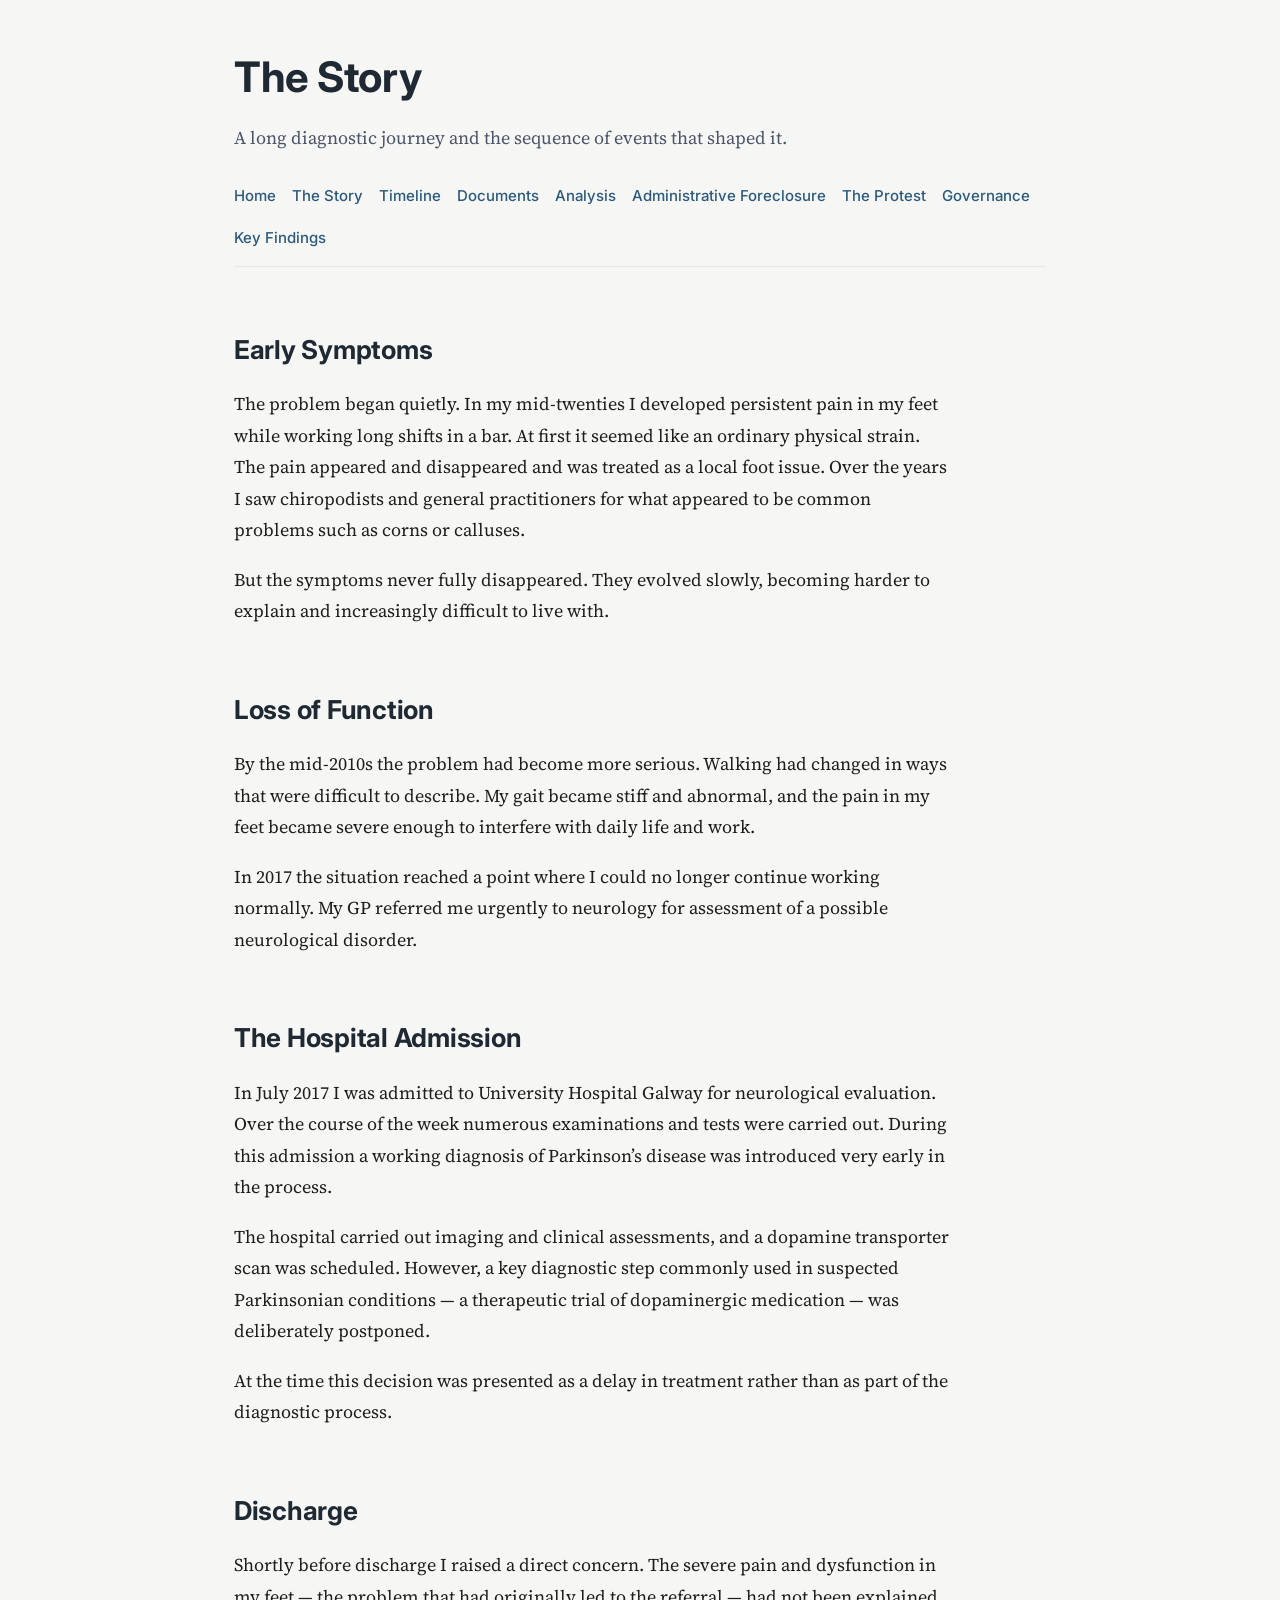
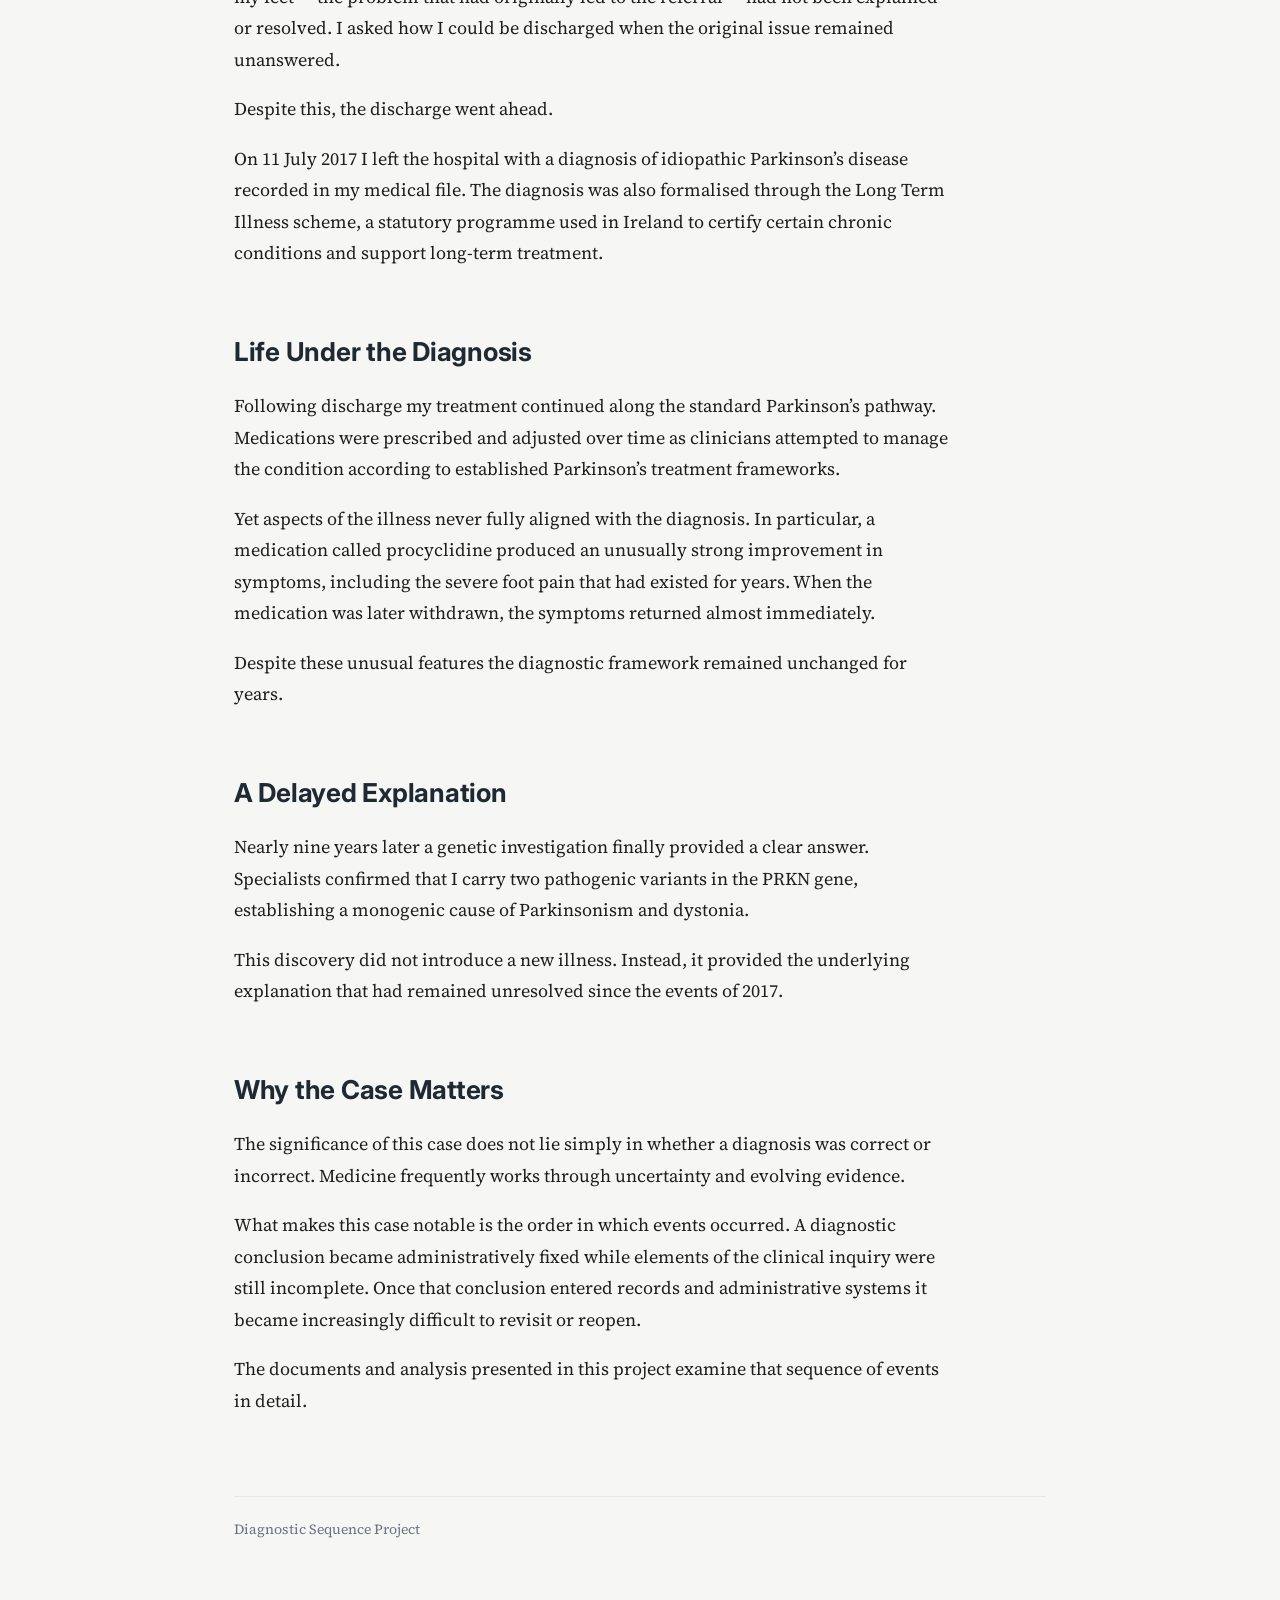
<file: story.html>
<!DOCTYPE html>
<html lang="en">
<head>

<meta charset="UTF-8">
<meta name="viewport" content="width=device-width, initial-scale=1.0">

<title>The Story — Diagnostic Sequence</title>

<link rel="stylesheet" href="style.css">

<link href="https://fonts.googleapis.com/css2?family=Inter:wght@400;600&family=Source+Serif+4:wght@400;500&display=swap" rel="stylesheet">

</head>

<body>

<header class="site-header">

<h1>The Story</h1>

<p class="subtitle">
A long diagnostic journey and the sequence of events that shaped it.
</p>

</header>


<nav class="navigation">

<a href="index.html">Home</a>
<a href="story.html">The Story</a>
<a href="timeline.html">Timeline</a>
<a href="documents.html">Documents</a>
<a href="analysis.html">Analysis</a>
<a href="foreclosure.html">Administrative Foreclosure</a>
<a href="protest.html">The Protest</a>
<a href="governance.html">Governance</a>
<a href="findings.html">Key Findings</a>

</nav>


<main>

<h2>Early Symptoms</h2>

<p>
The problem began quietly. In my mid-twenties I developed persistent pain in my feet while working long shifts in a bar. At first it seemed like an ordinary physical strain. The pain appeared and disappeared and was treated as a local foot issue. Over the years I saw chiropodists and general practitioners for what appeared to be common problems such as corns or calluses.
</p>

<p>
But the symptoms never fully disappeared. They evolved slowly, becoming harder to explain and increasingly difficult to live with.
</p>


<h2>Loss of Function</h2>

<p>
By the mid-2010s the problem had become more serious. Walking had changed in ways that were difficult to describe. My gait became stiff and abnormal, and the pain in my feet became severe enough to interfere with daily life and work.
</p>

<p>
In 2017 the situation reached a point where I could no longer continue working normally. My GP referred me urgently to neurology for assessment of a possible neurological disorder.
</p>


<h2>The Hospital Admission</h2>

<p>
In July 2017 I was admitted to University Hospital Galway for neurological evaluation. Over the course of the week numerous examinations and tests were carried out. During this admission a working diagnosis of Parkinson’s disease was introduced very early in the process.
</p>

<p>
The hospital carried out imaging and clinical assessments, and a dopamine transporter scan was scheduled. However, a key diagnostic step commonly used in suspected Parkinsonian conditions — a therapeutic trial of dopaminergic medication — was deliberately postponed.
</p>

<p>
At the time this decision was presented as a delay in treatment rather than as part of the diagnostic process.
</p>


<h2>Discharge</h2>

<p>
Shortly before discharge I raised a direct concern. The severe pain and dysfunction in my feet — the problem that had originally led to the referral — had not been explained or resolved. I asked how I could be discharged when the original issue remained unanswered.
</p>

<p>
Despite this, the discharge went ahead.
</p>

<p>
On 11 July 2017 I left the hospital with a diagnosis of idiopathic Parkinson’s disease recorded in my medical file. The diagnosis was also formalised through the Long Term Illness scheme, a statutory programme used in Ireland to certify certain chronic conditions and support long-term treatment.
</p>


<h2>Life Under the Diagnosis</h2>

<p>
Following discharge my treatment continued along the standard Parkinson’s pathway. Medications were prescribed and adjusted over time as clinicians attempted to manage the condition according to established Parkinson’s treatment frameworks.
</p>

<p>
Yet aspects of the illness never fully aligned with the diagnosis. In particular, a medication called procyclidine produced an unusually strong improvement in symptoms, including the severe foot pain that had existed for years. When the medication was later withdrawn, the symptoms returned almost immediately.
</p>

<p>
Despite these unusual features the diagnostic framework remained unchanged for years.
</p>


<h2>A Delayed Explanation</h2>

<p>
Nearly nine years later a genetic investigation finally provided a clear answer. Specialists confirmed that I carry two pathogenic variants in the PRKN gene, establishing a monogenic cause of Parkinsonism and dystonia.
</p>

<p>
This discovery did not introduce a new illness. Instead, it provided the underlying explanation that had remained unresolved since the events of 2017.
</p>


<h2>Why the Case Matters</h2>

<p>
The significance of this case does not lie simply in whether a diagnosis was correct or incorrect. Medicine frequently works through uncertainty and evolving evidence.
</p>

<p>
What makes this case notable is the order in which events occurred. A diagnostic conclusion became administratively fixed while elements of the clinical inquiry were still incomplete. Once that conclusion entered records and administrative systems it became increasingly difficult to revisit or reopen.
</p>

<p>
The documents and analysis presented in this project examine that sequence of events in detail.
</p>

</main>


<footer>

<p>
Diagnostic Sequence Project
</p>

</footer>


</body>
</html>
</file>
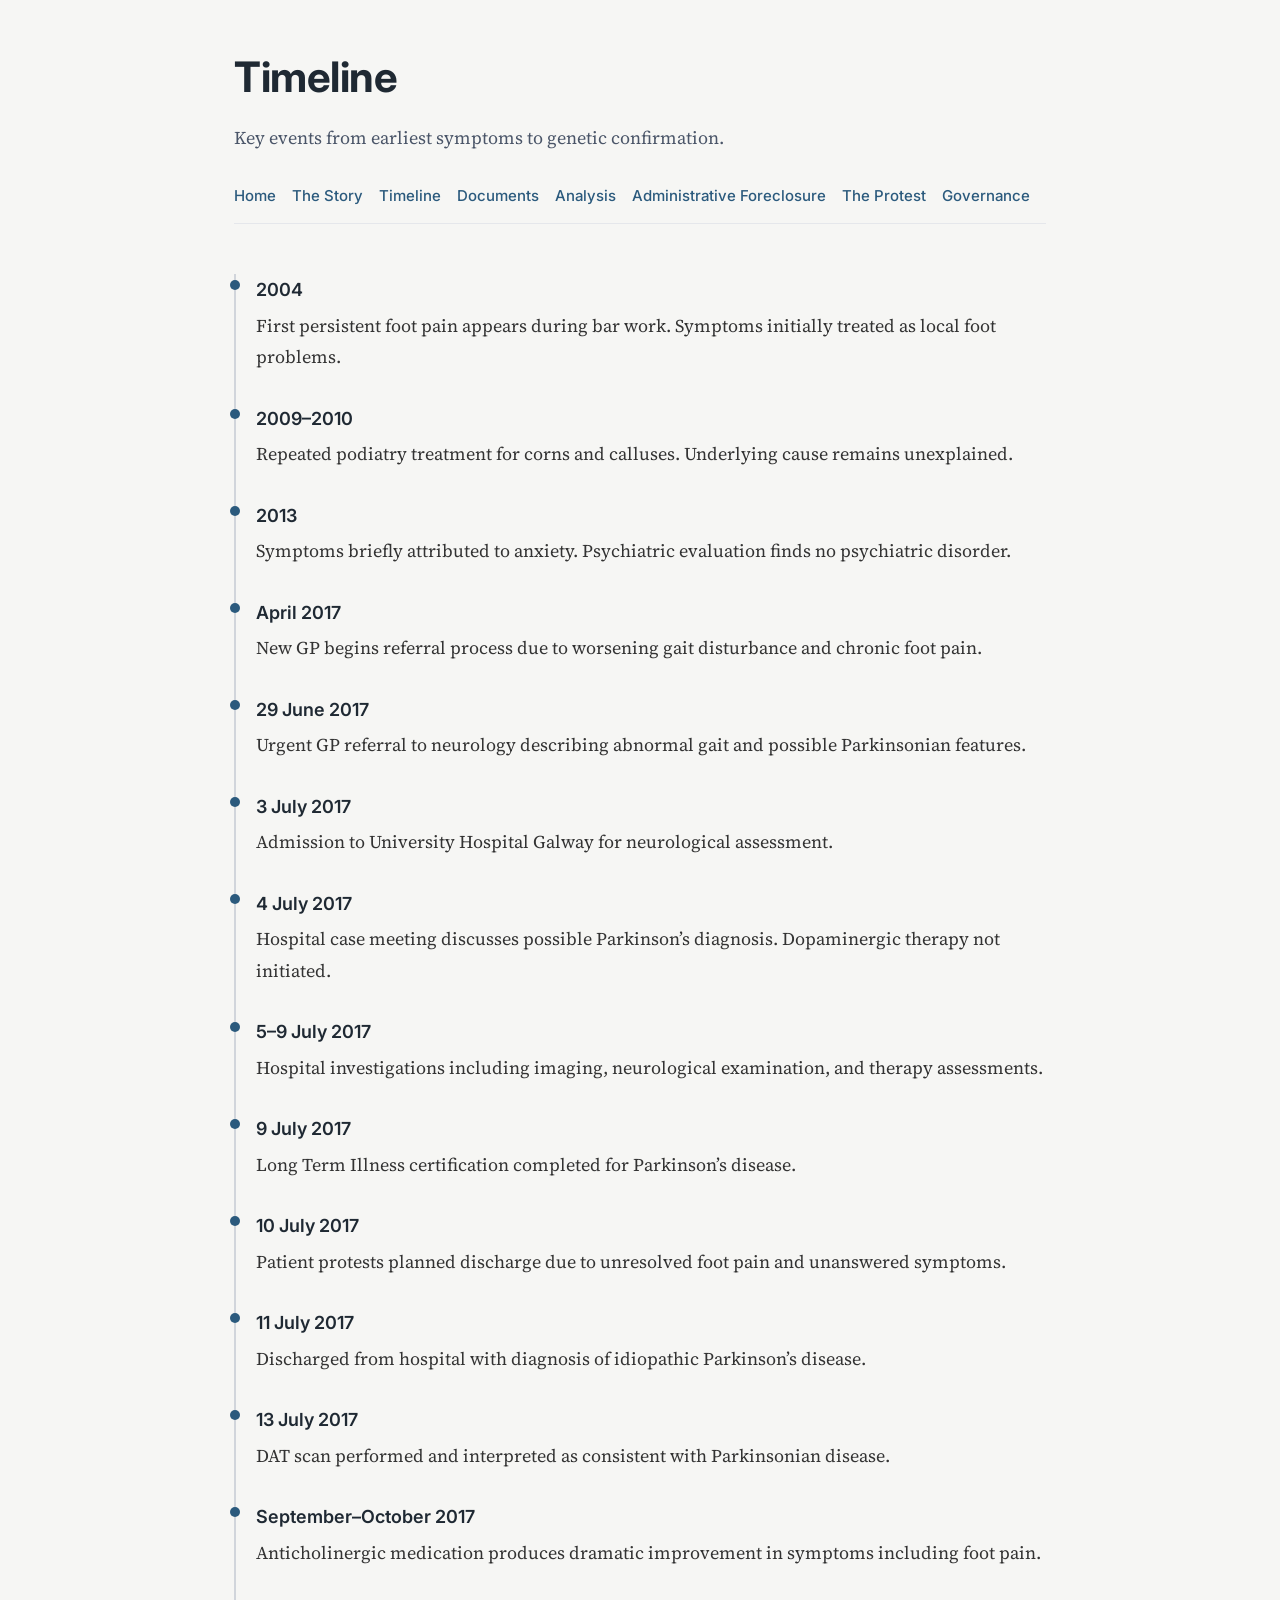
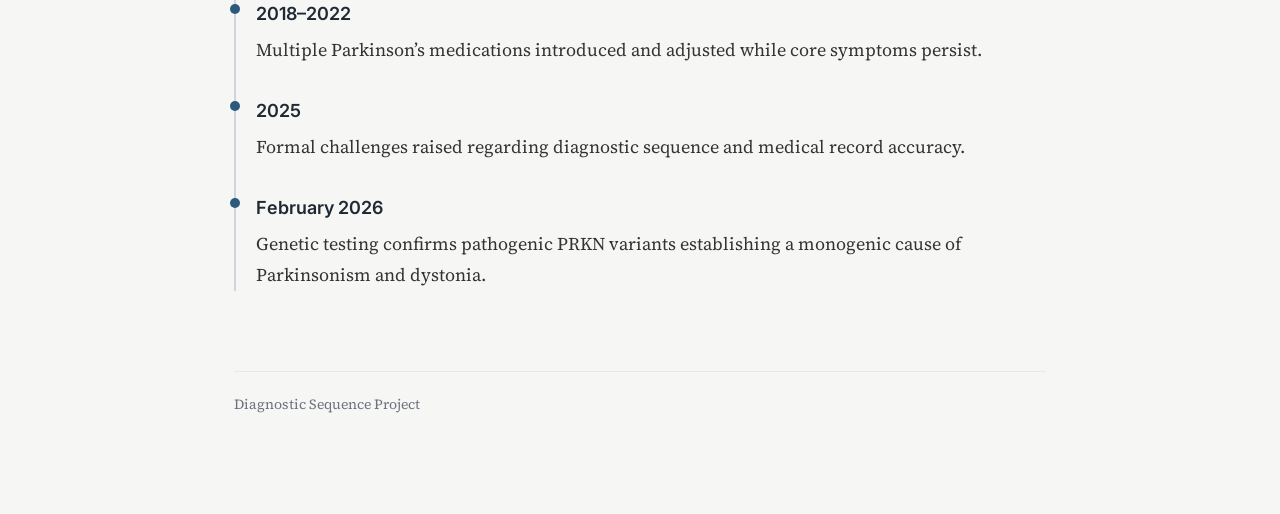
<file: timeline.html>
<!DOCTYPE html>
<html lang="en">
<head>

<meta charset="UTF-8">
<meta name="viewport" content="width=device-width, initial-scale=1.0">

<title>Timeline — Diagnostic Sequence</title>

<link rel="stylesheet" href="style.css">

<link href="https://fonts.googleapis.com/css2?family=Inter:wght@400;600&family=Source+Serif+4:wght@400;500&display=swap" rel="stylesheet">

</head>

<body>

<header class="site-header">

<h1>Timeline</h1>

<p class="subtitle">
Key events from earliest symptoms to genetic confirmation.
</p>

</header>

<nav class="navigation">

<a href="index.html">Home</a>
<a href="story.html">The Story</a>
<a href="timeline.html">Timeline</a>
<a href="documents.html">Documents</a>
<a href="analysis.html">Analysis</a>
<a href="foreclosure.html">Administrative Foreclosure</a>
<a href="protest.html">The Protest</a>
<a href="governance.html">Governance</a>

</nav>


<main>

<div class="timeline">

<div class="event">
<div class="date">2004</div>
<div class="content">
First persistent foot pain appears during bar work. Symptoms initially treated as local foot problems.
</div>
</div>

<div class="event">
<div class="date">2009–2010</div>
<div class="content">
Repeated podiatry treatment for corns and calluses. Underlying cause remains unexplained.
</div>
</div>

<div class="event">
<div class="date">2013</div>
<div class="content">
Symptoms briefly attributed to anxiety. Psychiatric evaluation finds no psychiatric disorder.
</div>
</div>

<div class="event">
<div class="date">April 2017</div>
<div class="content">
New GP begins referral process due to worsening gait disturbance and chronic foot pain.
</div>
</div>

<div class="event">
<div class="date">29 June 2017</div>
<div class="content">
Urgent GP referral to neurology describing abnormal gait and possible Parkinsonian features.
</div>
</div>

<div class="event">
<div class="date">3 July 2017</div>
<div class="content">
Admission to University Hospital Galway for neurological assessment.
</div>
</div>

<div class="event">
<div class="date">4 July 2017</div>
<div class="content">
Hospital case meeting discusses possible Parkinson’s diagnosis. Dopaminergic therapy not initiated.
</div>
</div>

<div class="event">
<div class="date">5–9 July 2017</div>
<div class="content">
Hospital investigations including imaging, neurological examination, and therapy assessments.
</div>
</div>

<div class="event">
<div class="date">9 July 2017</div>
<div class="content">
Long Term Illness certification completed for Parkinson’s disease.
</div>
</div>

<div class="event">
<div class="date">10 July 2017</div>
<div class="content">
Patient protests planned discharge due to unresolved foot pain and unanswered symptoms.
</div>
</div>

<div class="event">
<div class="date">11 July 2017</div>
<div class="content">
Discharged from hospital with diagnosis of idiopathic Parkinson’s disease.
</div>
</div>

<div class="event">
<div class="date">13 July 2017</div>
<div class="content">
DAT scan performed and interpreted as consistent with Parkinsonian disease.
</div>
</div>

<div class="event">
<div class="date">September–October 2017</div>
<div class="content">
Anticholinergic medication produces dramatic improvement in symptoms including foot pain.
</div>
</div>

<div class="event">
<div class="date">2018–2022</div>
<div class="content">
Multiple Parkinson’s medications introduced and adjusted while core symptoms persist.
</div>
</div>

<div class="event">
<div class="date">2025</div>
<div class="content">
Formal challenges raised regarding diagnostic sequence and medical record accuracy.
</div>
</div>

<div class="event">
<div class="date">February 2026</div>
<div class="content">
Genetic testing confirms pathogenic PRKN variants establishing a monogenic cause of Parkinsonism and dystonia.
</div>
</div>

</div>

</main>

<footer>

<p>Diagnostic Sequence Project</p>

</footer>

</body>
</html>
</file>
<file: style.css>
/* ------------------------------ */
/* Global Reset */
/* ------------------------------ */

* {
box-sizing: border-box;
margin: 0;
padding: 0;
}

/* ------------------------------ */
/* Page Layout */
/* ------------------------------ */

body {

font-family: 'Source Serif 4', serif;

background: #f6f6f4;

color: #1e1e1e;

line-height: 1.75;

max-width: 860px;

margin: auto;

padding: 40px 24px 80px 24px;

font-size: 18px;

}

/* ------------------------------ */
/* Typography */
/* ------------------------------ */

h1, h2, h3 {

font-family: 'Inter', sans-serif;

letter-spacing: -0.01em;

}

h1 {

font-size: 42px;

margin-bottom: 8px;

color: #1f2933;

}

h2 {

font-size: 26px;

margin-top: 60px;

margin-bottom: 16px;

color: #1f2933;

}

h3 {

font-size: 20px;

margin-bottom: 8px;

}

p {

margin-bottom: 18px;

max-width: 720px;

}

/* ------------------------------ */
/* Header */
/* ------------------------------ */

.site-header {

margin-bottom: 30px;

}

.subtitle {

font-size: 18px;

color: #4a5568;

max-width: 640px;

}

/* ------------------------------ */
/* Navigation */
/* ------------------------------ */

.navigation {

margin-top: 30px;

margin-bottom: 50px;

padding-bottom: 14px;

border-bottom: 1px solid #e5e7eb;

font-family: 'Inter', sans-serif;

display: flex;

flex-wrap: wrap;

gap: 16px;

}

.navigation a {

text-decoration: none;

color: #2b5a7d;

font-weight: 500;

font-size: 15px;

}

.navigation a:hover {

text-decoration: underline;

color: #1f4a68;

}

/* ------------------------------ */
/* Links */
/* ------------------------------ */

a {

color: #2b5a7d;

}

a:hover {

text-decoration: underline;

}

/* ------------------------------ */
/* Sections */
/* ------------------------------ */

section {

margin-bottom: 40px;

}

/* ------------------------------ */
/* Start Here Panel */
/* ------------------------------ */

.start-here {

margin-top: 60px;

}

.start-grid {

display: grid;

grid-template-columns: repeat(auto-fit, minmax(220px, 1fr));

gap: 20px;

margin-top: 20px;

}

.start-card {

border: 1px solid #e5e7eb;

padding: 22px;

border-radius: 6px;

background: #ffffff;

transition: all 0.15s ease;

}

.start-card:hover {

transform: translateY(-2px);

box-shadow: 0 6px 18px rgba(0,0,0,0.05);

}

.start-card h3 {

font-family: 'Inter', sans-serif;

margin-bottom: 8px;

}

.start-card p {

font-size: 15px;

margin-bottom: 12px;

color: #444;

}

.start-card a {

text-decoration: none;

font-family: 'Inter', sans-serif;

font-weight: 500;

color: #2b5a7d;

}

/* ------------------------------ */
/* Timeline */
/* ------------------------------ */

.timeline {

border-left: 2px solid #d1d5db;

margin-top: 40px;

padding-left: 20px;

}

.event {

margin-bottom: 30px;

position: relative;

}

.event::before {

content: "";

width: 10px;

height: 10px;

background: #2b5a7d;

border-radius: 50%;

position: absolute;

left: -26px;

top: 6px;

}

.date {

font-family: 'Inter', sans-serif;

font-weight: 600;

color: #1f2933;

margin-bottom: 4px;

}

.content {

color: #333;

}

/* ------------------------------ */
/* Document List */
/* ------------------------------ */

.doc {

margin-bottom: 32px;

padding-bottom: 20px;

border-bottom: 1px solid #e5e7eb;

}

.doc h3 {

font-family: 'Inter', sans-serif;

margin-bottom: 6px;

}

/* ------------------------------ */
/* Footer */
/* ------------------------------ */

footer {

margin-top: 80px;

padding-top: 20px;

border-top: 1px solid #e5e7eb;

font-size: 14px;

color: #6b7280;

}

/* ------------------------------ */
/* Mobile Optimization */
/* ------------------------------ */

@media (max-width: 720px) {

body {

padding: 30px 18px 60px 18px;

font-size: 17px;

}

h1 {

font-size: 34px;

}

h2 {

font-size: 24px;

}

.navigation {

gap: 12px;

}

}
/* Document Viewer */

.document-viewer {

margin-top: 20px;
margin-bottom: 40px;

border: 1px solid #e5e7eb;

border-radius: 6px;

overflow: hidden;

background: #ffffff;

}

.document-viewer iframe {

width: 100%;

height: 520px;

border: none;

}
</file>
